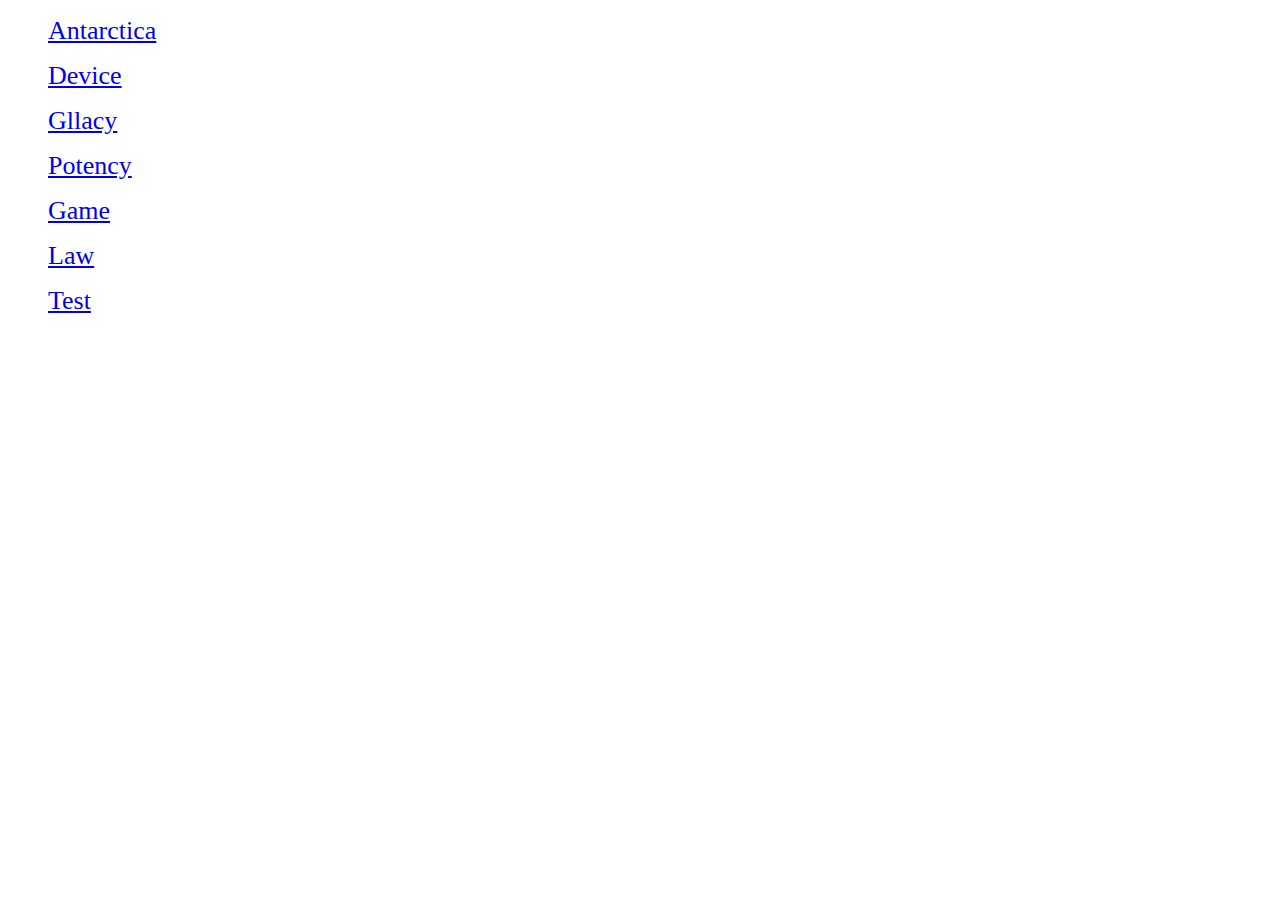
<file: index.html>
<!DOCTYPE html>
<html lang="en">
<head>
  <meta charset="UTF-8">
  <meta name="viewport" content="width=device-width, initial-scale=1.0">
  <title>Projects</title>
  <link rel="stylesheet" href="css/style.css">
</head>
<body>
  <ul>
    <li>
      <a href="projects/antarctica/antarctica.html">Antarctica</a>
    </li>
    <li>
      <a href="projects/device/device.html">Device</a>
    </li>
    <li>
      <a href="projects/gllacy/gllacy.html">Gllacy</a>
    </li>
    <li>
      <a href="projects/potency/potency.html">Potency</a>
    </li>
    <li>
      <a href="projects/game/game.html">Game</a>
    </li>
    <li>
      <a href="projects/law/index.html">Law</a>
    </li>
    <li>
      <a href="projects/test/test.html">Test</a>
    </li>
  </ul>
</body>
</html>
</file>
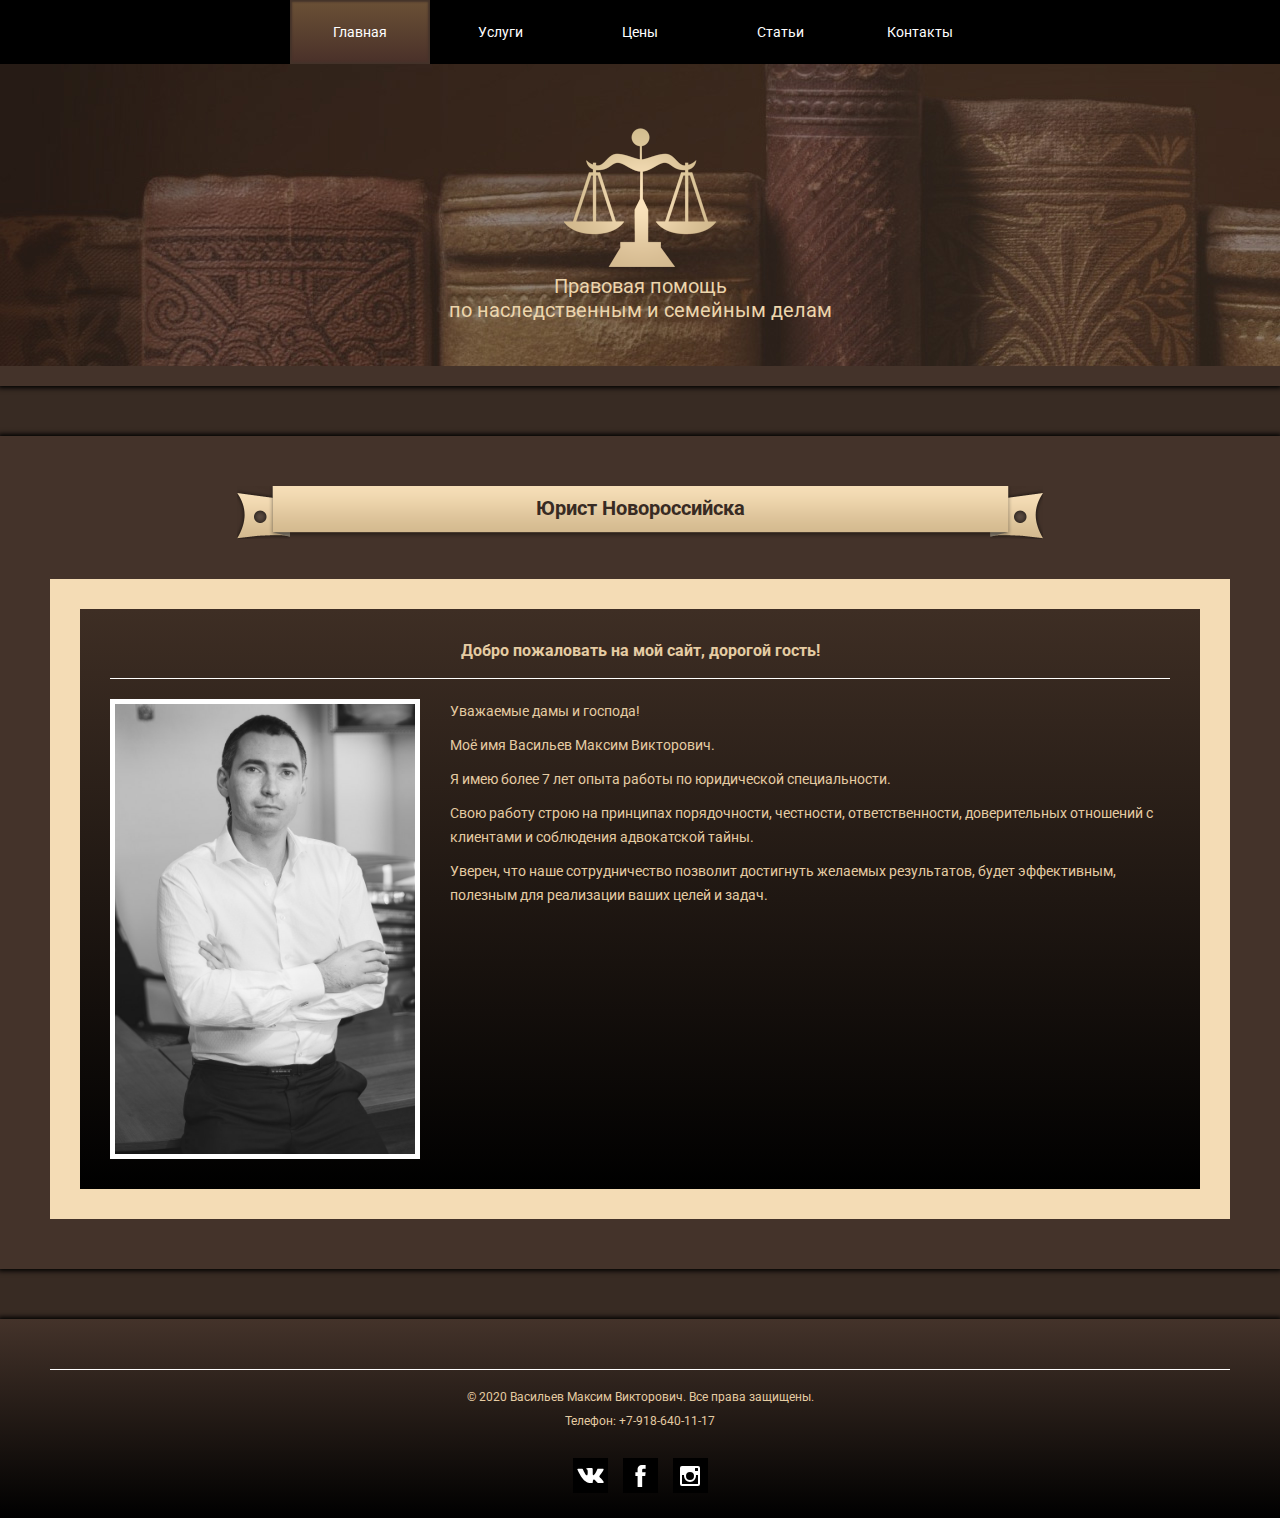
<file: projects/law/index.html>
<!DOCTYPE html>
<html lang="ru">
<head>
  <meta charset="UTF-8">
  <meta name="yandex-verification" content="d0127815eb296fc3" />
  <title>Юридическая помощь в Новороссийске</title>
  <meta name="description"
        content="Юридическая помощь юриста по наследственным и семейным делам в Новороссийске. Опыт более 7 лет. Профессиональный и ответственный подход.">
  <meta name="keywords"
        content="Юрист по наследственным и семейным делам в Новороссийске">
  <link href="https://fonts.googleapis.com/css?family=Roboto:400,700&display=swap&subset=cyrillic" rel="stylesheet">
  <link rel="stylesheet" href="style.min.css">
</head>
<body>
  <header class="main-header">
    <nav class="main-navigation">
      <ul class="navigation-list">
        <li><a class="active">Главная</a></li>
        <li><a href="services.html">Услуги</a></li>
        <li><a href="price.html">Цены</a></li>
        <li><a href="articles.html">Статьи</a></li>
        <li><a href="contacts.html">Контакты</a></li>
      </ul>
    </nav>
  </header>
  
  <div class="logo-wrapper">
    <a href="index.html">
      <img src="img/logo.png" width="152" height="139" alt="Логотип">
      <p>Правовая помощь<br>
         по наследственным и семейным делам</p>
    </a>
  </div>

  <main class="content shadow-wrapper">
    <div class="page-name">
      <h1>Юрист Новороссийска</h1>
    </div>

    <section class="about-me content-wrapper">
      <h2 class="visually-hidden">Обо мне</h2>
      <b>Добро пожаловать на мой сайт, дорогой гость!</b>
      <div class="about-me-wrapper">
        <img src="img/maks.jpg" width="300" alt="Васильев Максим">
          <div class="biography">
            <p>Уважаемые дамы и господа!</p>
  
            <p>Моё имя Васильев Максим Викторович.</p>
            
            <p>Я имею более 7 лет опыта работы по юридической специальности.</p>
            
            <p>Свою работу строю на принципах порядочности, честности, ответственности, доверительных отношений с клиентами и соблюдения адвокатской тайны.</p>
            
            <p>Уверен, что наше сотрудничество позволит достигнуть желаемых результатов, будет эффективным, полезным для реализации ваших целей и задач.</p>
          </div>
      </div>
    </section>
  </main>

  <footer class="footer shadow-wrapper">
    <p>© 2020 Васильев Максим Викторович. Все права защищены.<br>
      Телефон: <a href="tel:+79186401117">+7-918-640-11-17</a></p>
    <ul class="social-list">
      <li>
        <a class="social-item vk" href="https://vk.com/id208493559" aria-label="В контакте" target="_blank"></a>
      </li>
      <li>
        <a class="social-item fb" href="https://www.facebook.com/profile.php?id=100011801960788" aria-label="Фейсбук" target="_blank"></a>
      </li>
      <li>
        <a class="social-item instagram" href="https://www.instagram.com/maksim.vasilev.1983/" aria-label="Инстаграм" target="_blank"></a>
      </li>
    </ul>
  </footer>
</body>
</html>
</file>
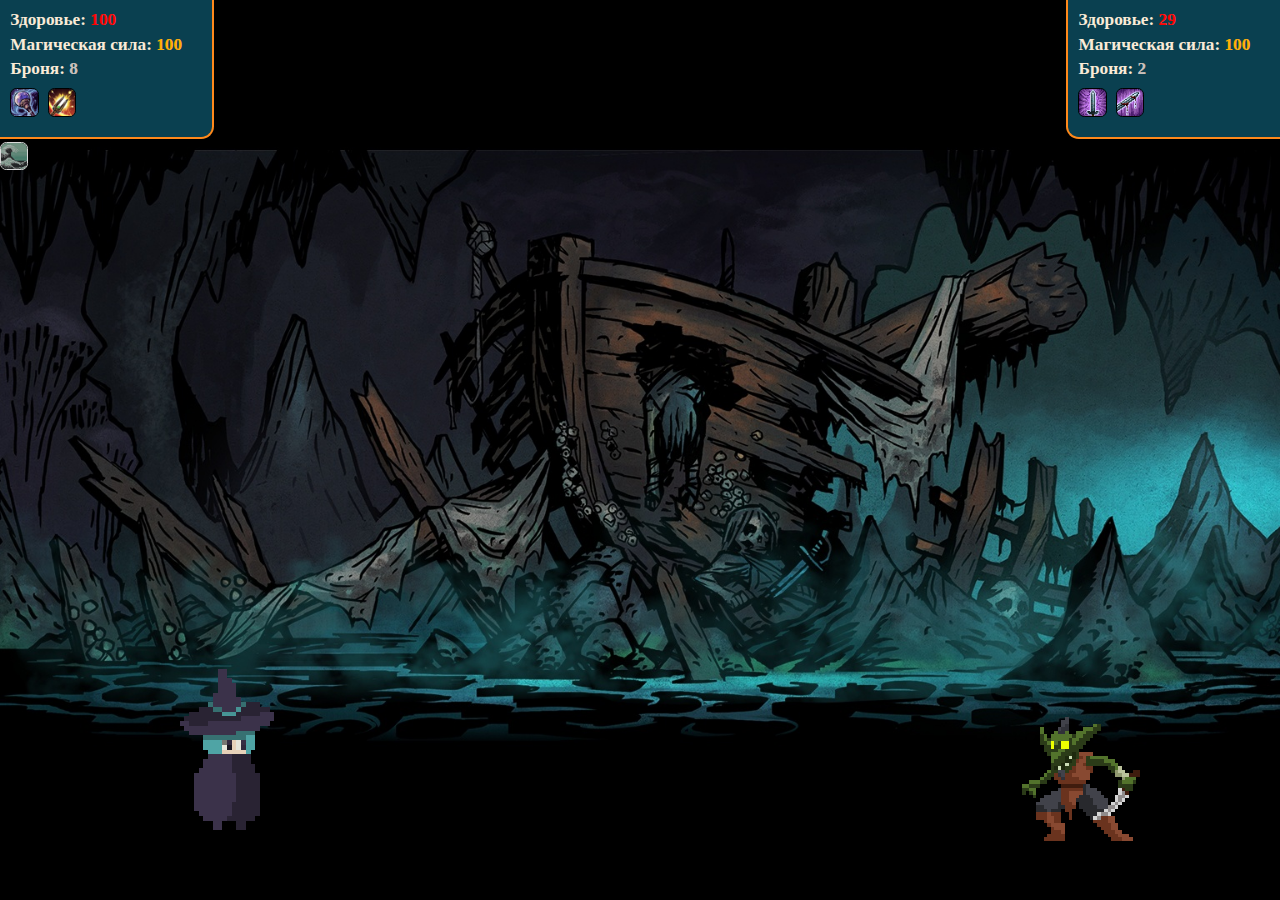
<file: projects/game/game.html>
<!DOCTYPE html>
<html lang="ru">
<head>
  <meta charset="UTF-8">
  <meta name="viewport" content="width=device-width, initial-scale=1.0">
  <link rel="stylesheet" href="style.css">
  <title>Game</title>
</head>
<body class="body">
  <section class="field" id="field">
    <div class="interface">
      <div class="stats stats--border-right" id="hero-stats">
        <ul class="stats__list">
          <li class="stats__item">Здоровье: <span class="stats__value stats__value--red" id="hero-hp"></span></li>
          <li class="stats__item">Магическая сила: <span class="stats__value stats__value--yellow">100</span></li>
          <li class="stats__item">Броня: <span class="stats__value stats__value--silver" id="hero-armor"></span></li>
        </ul>

        <div class="attack-skills">
          <div class="attack-skills__icons" id="skills-icons"></div>

          <div class="attack-skills__descriptions" id="skills-description"></div>
        </div>
        <div class="special-attack-skills"></div>

        <div class="passive-skill-hero" id="passive-skills-hero"></div>
      </div>
      
      <div class="battle-log" id="battle-log"></div>
      
      <div class="stats stats--border-left">
        <ul class="stats__list">
          <li class="stats__item">Здоровье: <span class="stats__value stats__value--red" id="enemy-hp"></span></li>
          <li class="stats__item">Магическая сила: <span class="stats__value stats__value--yellow">100</span></li>
          <li class="stats__item">Броня: <span class="stats__value stats__value--silver" id="enemy-armor"></span></li>
        </ul>

        <div class="attack-skills">
          <div class="attack-skills__icons" id="enemy-skills-icons"></div>

          <div class="attack-skills__descriptions" id="enemy-skills-description"></div>
        </div>

        <div class="passive-skill-enemy" id="passive-skills-enemy"></div>
      </div>
    </div>
    
    <div class="hero-wrapper">
      <div class="hero pixelart" id="hero"></div>
    </div>
    <div class="hero-damage" id="hero-damage"></div>

    <div class="enemy-wrapper">
      <div class="enemy pixelart" id="enemy"></div>
    </div>
    <div class="enemy-damage" id="enemy-damage"></div>

  </section>

  <script type="module" src="js/script.js"></script>
</body>
</html>
</file>
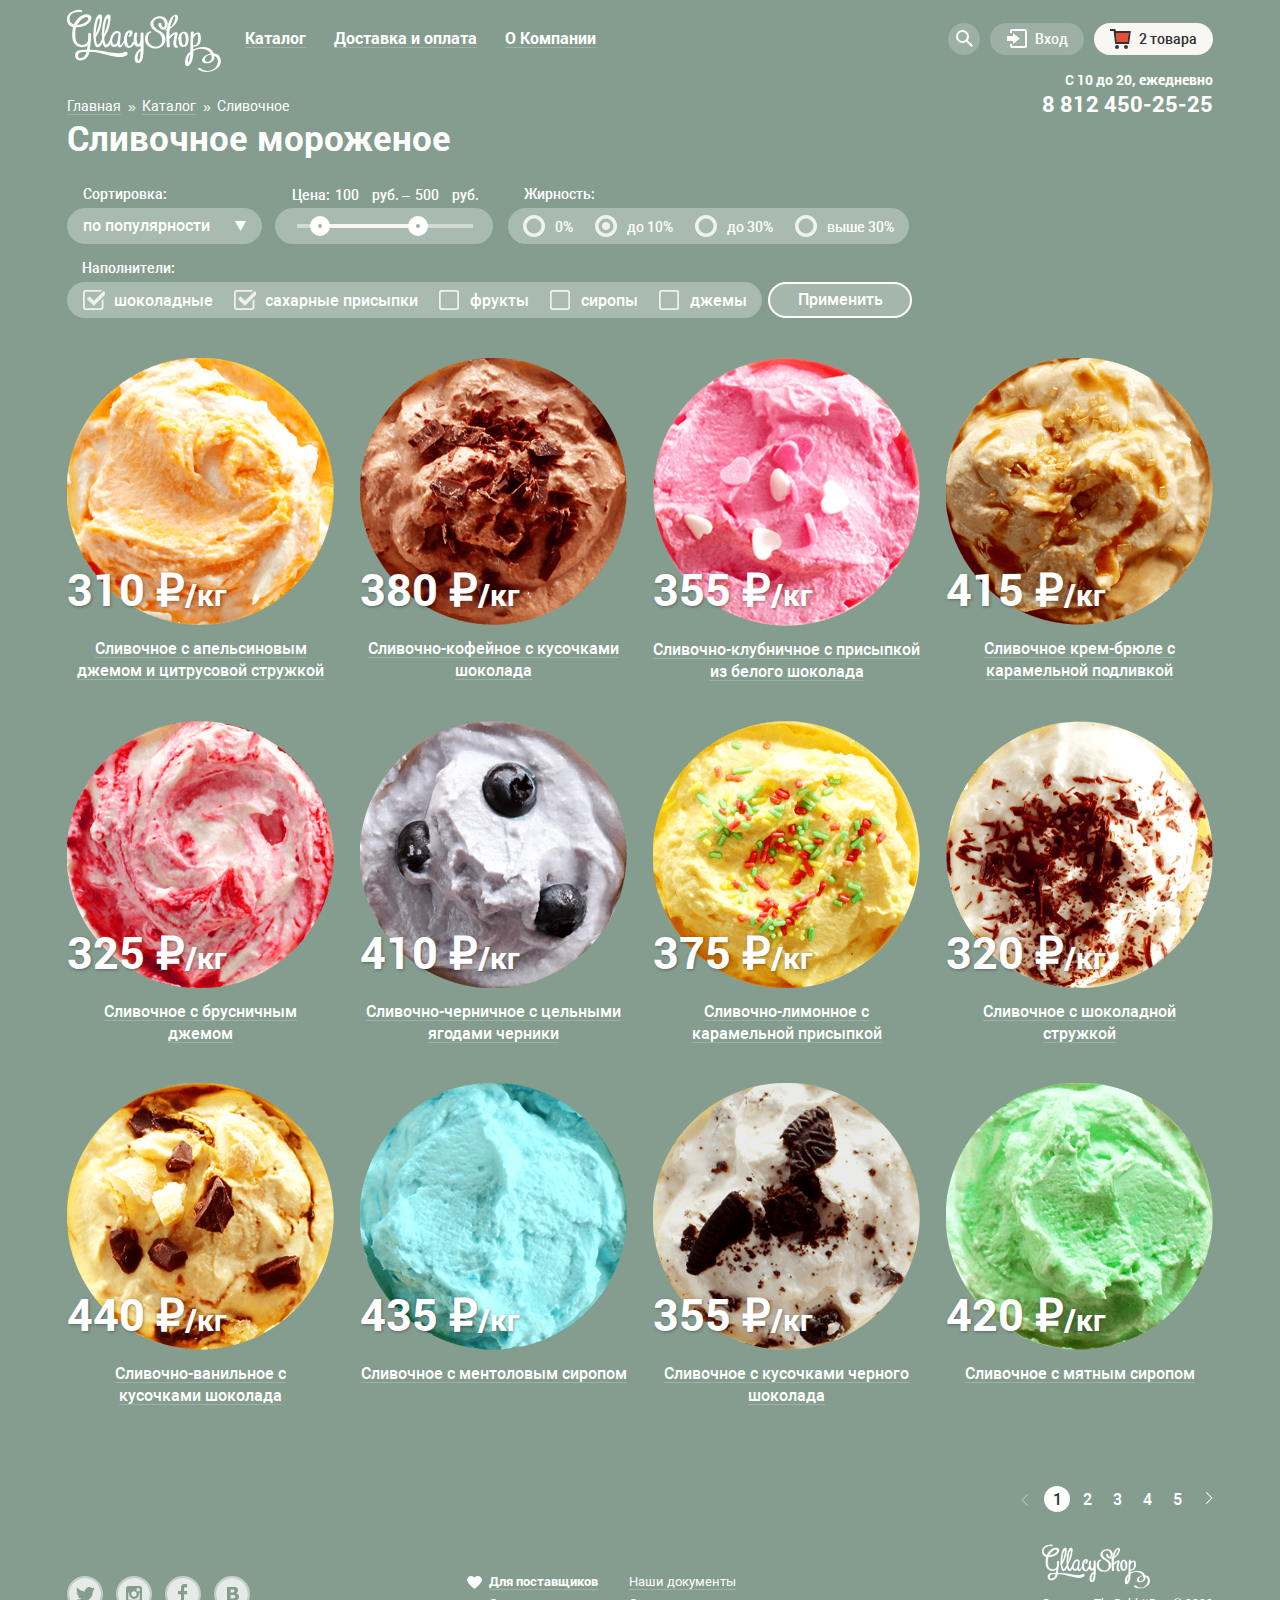
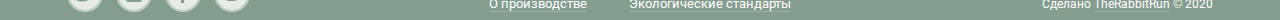
<file: projects/gllacy/catalog.html>
<!DOCTYPE html>
<html lang="ru">
<head>
  <meta charset="UTF-8">
  <meta name="viewport" content="width=device-width, initial-scale=1.0">
  <link rel="stylesheet" href="css/style.css">
  <title>Catalog</title>
</head>
<body>
  <header class="header header__body">
    <div class="header__logo">
      <img class="header__logo-image" src="img/header-logo.svg" width="154" height="64" alt="логотип Gllacy Shop">
    </div>

    <nav class="header__navigation">
      <ul class="header__navigation-list">
        <li class="header__navigation-item header__catalog">
          <a class="header__navigation-link header__catalog-link" href="#">Каталог</a>

          <ul class="header__navigation-sub-list popup">
            <li class="header__navigation-sub-item">
              <a class="header__navigation-sub-link header__navigation-sub-link--new" href="#">Новинки</a>
            </li>
            <li class="header__navigation-sub-item">
              <a class="header__navigation-sub-link" href="#">Сливочное</a>
            </li>
            <li class="header__navigation-sub-item">
              <a class="header__navigation-sub-link" href="#">Щербеты</a>
            </li>
            <li class="header__navigation-sub-item">
              <a class="header__navigation-sub-link" href="#">Фруктовый лед</a>
            </li>
            <li class="header__navigation-sub-item">
              <a class="header__navigation-sub-link" href="#">Мелорин</a>
            </li>
          </ul>

        </li>
        <li class="header__navigation-item">
          <a class="header__navigation-link" href="#">Доставка и оплата</a>
        </li>
        <li class="header__navigation-item">
          <a class="header__navigation-link" href="#">О Компании</a>
        </li>
      </ul>
    </nav>

    <div class="header__right-side">
      <div class="header__buttons-wrapper">
        <button class="header__button header__button-search" aria-label="Поиск">
          <span class="header__button--search-icon">
            <svg xmlns="http://www.w3.org/2000/svg" width="17" height="17"><path fill="#FFF" d="M16.958 15.527L11.75 10.32A6.455 6.455 0 0013 6.5 6.5 6.5 0 106.5 13a6.465 6.465 0 003.839-1.263l5.205 5.204 1.414-1.414zM6.5 11C4.019 11 2 8.981 2 6.5S4.019 2 6.5 2 11 4.019 11 6.5 8.981 11 6.5 11z"></path></svg>
          </span>
        </button>

        <div class="header__search popup">
          <input class="input header__input-search" type="search" placeholder="Крем-брюле">
        </div>

        
        <button class="header__button header__button--log-in">
          <span class="header__button--log-in-icon">
            <svg xmlns="http://www.w3.org/2000/svg" width="21" height="19"><path fill="#FFF" d="M6 14.875L12.917 9.5 6 4.125v2.917H-.042v4.917H6z"></path><path fill="#FFF" d="M18 0H5C3.9 0 3 .9 3 2v2h2V2h13v15H5v-2H3v2c0 1.1.9 2 2 2h13c1.1 0 2-.9 2-2V2c0-1.1-.9-2-2-2z"></path></svg>
          </span>
          Вход
        </button>

        <form class="header__form popup" action="#" method="POST">
          <input class="input header__input-login" type="text" id="login" name="login" placeholder="email@example.com">
          <label class="visually-hidden" for="login">Логин</label>

          <input class="input header__input-password" type="password" id="password" name="password" placeholder="&#8226;&#8226;&#8226;&#8226;&#8226;&#8226;&#8226;&#8226;">
          <label class="visually-hidden" for="password">Пароль</label>

          <div class="header__form-flex-wrapper">
            <input class="button header__submit" type="submit" value="Войти">
  
            <div class="header__links-wrapper">
              <a class="header__form-link" href="#">Забыли пароль?</a><br>
              <a class="header__form-link" href="#">Новая регистрация</a>
            </div>
          </div>
        </form>

        <button class="header__button header__button--cart header__button--full-cart">
          <span class="header__button--cart-icon">
            <svg xmlns="http://www.w3.org/2000/svg" width="21" height="20"><path fill="#FFF" d="M5.657 2.031L5.422 0H0v2h3.64l1.5 13h13.988l1.699-12.969H5.657zM17.372 13H6.922L5.888 4.031h12.66L17.372 13z"></path><circle cx="6.984" cy="18" r="2" fill="#FFF"></circle><circle cx="15.984" cy="18" r="2" fill="#FFF"></circle></svg>
          </span>
          <span class="header__button--full-cart-icon">
            <svg xmlns="http://www.w3.org/2000/svg" width="21" height="20"><path class="cart-red-fill" fill="#E84D37" d="M5.888 4.031L6.922 13h10.45l1.176-8.969z"></path><circle fill="#343434" cx="6.984" cy="18" r="2"></circle><circle fill="#343434" cx="15.984" cy="18" r="2"></circle><path fill="#323232" d="M5.657 2.031L5.422 0H0v2h3.64l1.5 13h13.988l1.699-12.969H5.657zM17.372 13H6.922L5.888 4.031h12.66L17.372 13z"></path></svg>
          </span>
          2 товара
        </button>

        <div class="header__shoping-cart popup">
          <ul class="header__cart-items-list">
            <li class="header__cart-item">
              <button class="header__cart-item-delete"></button>
              <div class="header__cart-item-image header__cart-item-image--orange"></div>
              <div class="header__cart-item-name">Пломбир с апельсиновым джемом</div>
              <div class="header__cart-item-cost-calculation">
                <span class="header__cart-item-weight">1,5</span> кг x <span class="header__cart-item-grey-color">
                  <span class="header__cart-item-price">200</span> руб.
                </span>
              </div>
              <div class="header__cart-item-total">
                <span class="header__cart-item-total-cost">300</span> руб.
              </div>
            </li>
            <li class="header__cart-item">
              <button class="header__cart-item-delete"></button>
              <div class="header__cart-item-image header__cart-item-image--strawberry"></div>
              <div class="header__cart-item-name">Клубничный пломбир с присыпкой 
                из белого шоколада</div>
              <div class="header__cart-item-cost-calculation">
                <span class="header__cart-item-weight">1,5</span> кг x <span class="header__cart-item-grey-color">
                  <span class="header__cart-item-price">300</span> руб.
                </span>
              </div>
              <div class="header__cart-item-total">
                <span class="header__cart-item-total-cost">450</span> руб.
              </div>
            </li>
          </ul>

          <div class="header__cart-total">
            Итого: <span class="header__cart-total-price">750</span> руб.
          </div>

          <a class="header__cart-order-button button button--link" href="">Оформить заказ</a>

        </div>
      </div>
      <div class="header__info">
        <p class="header__work-time">С 10 до 20, ежедневно</p>
        <p class="header__phone-number">8 812 450-25-25</p>
      </div>
    </div>
  </header>

  <main class="main">
    <h1 class="visually-hidden">Каталог товаров</h1>
    <nav class="catalog-navigation catalog-navigation__header">
      <ul class="catalog-navigation__list">
        <li class="catalog-navigation__item">
          <a class="catalog-navigation__link link--white" href="gllacy.html">Главная</a>
        </li>
        <li class="catalog-navigation__item">
          <a class="catalog-navigation__link link--white" href="#">Каталог</a>
        </li>
        <li class="catalog-navigation__item">
          <a class="catalog-navigation__link link--white" href="#">Сливочное</a>
        </li>
      </ul>
    </nav>
    <h2 class="catalog-navigation__title">Сливочное мороженое</h2>

    <form class="filter filter__catalog-navigation" action="#" method="POST">
      <div class="filter__sort">
        <label class="filter__sort-title" for="sort-id">Сортировка:</label>
        <select class="filter__select filter-border" name="sort" id="sort-id">
          <option class="filter__option" value="popular">по популярности</option>
          <option class="filter__option" value="cheap-first">сначала недорогие</option>
          <option class="filter__option" value="expensive-first">сначала дорогие</option>
          <option class="filter__option" value="fats">по жирности</option>
        </select>
      </div>

      <div class="filter__price">
        <p class="filter__price-title">Цена: 
          <input class="filter__price-input" type="text" name="min-price" value="100">
           руб. – 
           <input class="filter__price-input" type="text" name="max-price" value="500">
          руб.</p>
        <div class="filter__price-range filter-border">
          <div class="filter__range-bar"></div>
          <div class="filter__range-button filter__range-button-left"></div>
          <div class="filter__range-button filter__range-button-right"></div>
        </div>
      </div>

      <fieldset class="filter__richness">
        <legend class="filter__richness-title">Жирность:</legend>
        <div class="filter__richness-wrapper filter-border">
          <input class="visually-hidden filter__richness-input" id="0" name="richness" value="0%" type="radio">
          <label class="filter__richness-input-label" for="0">0%</label>

          <input class="visually-hidden filter__richness-input" id="less10" name="richness" value="&#60;10%" type="radio" checked="">
          <label class="filter__richness-input-label" for="less10">до 10%</label>

          <input class="visually-hidden filter__richness-input" id="less30" name="richness" value="&#60;30%" type="radio">
          <label class="filter__richness-input-label" for="less30">до 30%</label>

          <input class="visually-hidden filter__richness-input" id="more30" name="richness" value="&#62;30%" type="radio">
          <label class="filter__richness-input-label" for="more30">выше 30%</label>
        </div>
      </fieldset>

      <fieldset class="filter__fillers">
        <legend class="filter__fillers-title">Наполнители:</legend>
        <div class="filter__fillers-wrapper filter-border">
          <input class="visually-hidden filter__fillers-input" type="checkbox" name="filler" value="chocolate" id="chocolate" checked="">
          <label class="filter__fillers-label" for="chocolate">шоколадные</label>

          <input class="visually-hidden filter__fillers-input" type="checkbox" name="filler" value="sugar" id="sugar" checked="">
          <label class="filter__fillers-label" for="sugar">сахарные присыпки</label>

          <input class="visually-hidden filter__fillers-input" type="checkbox" name="filler" value="fruit" id="fruit">
          <label class="filter__fillers-label" for="fruit">фрукты</label>

          <input class="visually-hidden filter__fillers-input" type="checkbox" name="filler" value="syrup" id="syrup">
          <label class="filter__fillers-label" for="syrup">сиропы</label>

          <input class="visually-hidden filter__fillers-input" type="checkbox" name="filler" value="jam" id="jam">
          <label class="filter__fillers-label" for="jam">джемы</label>
        </div>
      </fieldset>

      <input class="filter__submit-button" type="submit" value="Применить">
    </form>

    <section class="goods goods__filter">
      <h2 class="visually-hidden">Список товаров</h2>
      <div class="good goods__item">
        <img class="good__image" width="267" height="267" src="img/popular-yellow-icecream.png" alt="Изображение мороженого">
        <p class="good__price">310 ₽<span class="good__price-weight">/кг</span></p>
        <p class="good__description">Сливочное с апельсиновым джемом и цитрусовой стружкой</p>
        <a class="good__link button button--link" href="#">Быстрый просмотр</a>
        <div class="good__hover"></div>
      </div>
      
      <div class="good goods__item">
        <img class="good__image" width="267" height="267" src="img/icon-icecream-2.png" alt="Изображение мороженого">
        <p class="good__price">380 ₽<span class="good__price-weight">/кг</span></p>
        <p class="good__description">Сливочно-кофейное с кусочками шоколада</p>
        <a class="good__link button button--link" href="#">Быстрый просмотр</a>
        <div class="good__hover"></div>
      </div>
      
      <div class="good goods__item">
        <img class="good__image" width="267" height="267" src="img/icon-icecream-3.png" alt="Изображение мороженого">
        <p class="good__price">355 ₽<span class="good__price-weight">/кг</span></p>
        <p class="good__description">Сливочно-клубничное с присыпкой из белого шоколада</p>
        <a class="good__link button button--link" href="#">Быстрый просмотр</a>
        <div class="good__hover"></div>
      </div>
      
      <div class="good goods__item">
        <img class="good__image" width="267" height="267" src="img/icon-icecream-4.png" alt="Изображение мороженого">
        <p class="good__price">415 ₽<span class="good__price-weight">/кг</span></p>
        <p class="good__description">Сливочное крем-брюле с карамельной подливкой</p>
        <a class="good__link button button--link" href="#">Быстрый просмотр</a>
        <div class="good__hover"></div>
      </div>
      
      <div class="good goods__item">
        <img class="good__image" width="267" height="267" src="img/icon-icecream-5.png" alt="Изображение мороженого">
        <p class="good__price">325 ₽<span class="good__price-weight">/кг</span></p>
        <p class="good__description">Сливочное с брусничным<br> джемом</p>
        <a class="good__link button button--link" href="#">Быстрый просмотр</a>
        <div class="good__hover"></div>
      </div>
      
      <div class="good goods__item">
        <img class="good__image" width="267" height="267" src="img/icon-icecream-6.png" alt="Изображение мороженого">
        <p class="good__price">410 ₽<span class="good__price-weight">/кг</span></p>
        <p class="good__description">Сливочно-черничное с цельными ягодами черники</p>
        <a class="good__link button button--link" href="#">Быстрый просмотр</a>
        <div class="good__hover"></div>
      </div>
      
      <div class="good goods__item">
        <img class="good__image" width="267" height="267" src="img/icon-icecream-7.png" alt="Изображение мороженого">
        <p class="good__price">375 ₽<span class="good__price-weight">/кг</span></p>
        <p class="good__description">Сливочно-лимонное с карамельной присыпкой</p>
        <a class="good__link button button--link" href="#">Быстрый просмотр</a>
        <div class="good__hover"></div>
      </div>
      
      <div class="good goods__item">
        <img class="good__image" width="267" height="267" src="img/icon-icecream-8.png" alt="Изображение мороженого">
        <p class="good__price">320 ₽<span class="good__price-weight">/кг</span></p>
        <p class="good__description">Сливочное с шоколадной стружкой</p>
        <a class="good__link button button--link" href="#">Быстрый просмотр</a>
        <div class="good__hover"></div>
      </div>
      
      <div class="good goods__item">
        <img class="good__image" width="267" height="267" src="img/icon-icecream-9.png" alt="Изображение мороженого">
        <p class="good__price">440 ₽<span class="good__price-weight">/кг</span></p>
        <p class="good__description">Сливочно-ванильное с<br> кусочками шоколада</p>
        <a class="good__link button button--link" href="#">Быстрый просмотр</a>
        <div class="good__hover"></div>
      </div>
      
      <div class="good goods__item">
        <img class="good__image" width="267" height="267" src="img/icon-icecream-10.png" alt="Изображение мороженого">
        <p class="good__price">435 ₽<span class="good__price-weight">/кг</span></p>
        <p class="good__description">Сливочноe с ментоловым сиропом</p>
        <a class="good__link button button--link" href="#">Быстрый просмотр</a>
        <div class="good__hover"></div>
      </div>
      
      <div class="good goods__item">
        <img class="good__image" width="267" height="267" src="img/icon-icecream-11.png" alt="Изображение мороженого">
        <p class="good__price">355 ₽<span class="good__price-weight">/кг</span></p>
        <p class="good__description">Сливочное с кусочками черного шоколада</p>
        <a class="good__link button button--link" href="#">Быстрый просмотр</a>
        <div class="good__hover"></div>
      </div>
      
      <div class="good goods__item">
        <img class="good__image" width="267" height="267" src="img/icon-icecream-12.png" alt="Изображение мороженого">
        <p class="good__price">420 ₽<span class="good__price-weight">/кг</span></p>
        <p class="good__description">Сливочное с мятным сиропом</p>
        <a class="good__link button button--link" href="#">Быстрый просмотр</a>
        <div class="good__hover"></div>
      </div>

      <div class="goods__pages">
        <button class="goods__button goods__button--previous">
          <svg xmlns="http://www.w3.org/2000/svg" width="8" height="12"><path fill="#C1C6CE" d="M7.237 5.642L1.729.133a.506.506 0 10-.716.716L6.163 6l-5.151 5.15a.507.507 0 00.716.717l5.509-5.509a.504.504 0 000-.716z"></path></svg>
        </button>
        <ul class="goods__pages-list">
          <li class="goods__page goods__page--current">
            <a class="goods__page-link" href="#">1</a>
          </li>
          <li class="goods__page">
            <a class="goods__page-link" href="#">2</a>
          </li>
          <li class="goods__page">
            <a class="goods__page-link" href="#">3</a>
          </li>
          <li class="goods__page">
            <a class="goods__page-link" href="#">4</a>
          </li>
          <li class="goods__page">
            <a class="goods__page-link" href="#">5</a>
          </li>
        </ul>
        <button class="goods__button goods__button--next goods__button--active">
          <svg xmlns="http://www.w3.org/2000/svg" width="8" height="12"><path fill="#C1C6CE" d="M7.237 5.642L1.729.133a.506.506 0 10-.716.716L6.163 6l-5.151 5.15a.507.507 0 00.716.717l5.509-5.509a.504.504 0 000-.716z"></path></svg>
        </button>
      </div>
    </section>

    <footer class="footer">
      <ul class="footer__social-media-list">
        <li class="footer__social-media-item">
          <svg xmlns="http://www.w3.org/2000/svg" width="32" height="32"><path fill="#FFF" d="M16 0C7.164 0 0 7.164 0 16c0 8.837 7.164 16 16 16 8.837 0 16-7.163 16-16 0-8.836-7.163-16-16-16zm7.944 12.809c-.251 6.516-3.463 10.832-10.992 10.702h-.486c-.447 0-4.543-.443-5.344-1.823 2.479.19 4.247-.406 5.12-1.136-1.048-.289-2.923-.461-3.251-2.848.384.104.618.221 1.299.113-1.307-.824-2.758-1.519-2.679-3.643.311.317 1.164.518 1.46.457-.768-.233-2.149-3.244-.974-4.781 1.984 1.79 4.075 3.482 7.804 3.643.227-2.214 1.24-3.699 3.168-4.325 1.84-.479 3.255.26 3.901 1.138.737-.224 1.453-.466 2.193-.685-.004.833-.569 1.463-.935 1.709.747.165 1.423-.475 1.423-.475-.184.963-1.094 1.725-1.707 1.954z" id="Layer_2"></path></svg>
        </li>
        <li class="footer__social-media-item">
          <svg xmlns="http://www.w3.org/2000/svg" width="32" height="32"><g fill="#FFF"><path d="M20.916 16a4.938 4.938 0 01-9.877 0c0-.394.051-.773.138-1.14h-.897v6.838h11.396V14.86h-.897c.086.367.137.746.137 1.14z"></path><path d="M15.978 18.659c1.466 0 2.659-1.193 2.659-2.659s-1.193-2.659-2.659-2.659c-1.466 0-2.659 1.193-2.659 2.659s1.192 2.659 2.659 2.659zm2.659-8.357h3.039v3.039h-3.039z"></path><path d="M16 0C7.164 0 0 7.164 0 16c0 8.837 7.164 16 16 16 8.837 0 16-7.163 16-16 0-8.836-7.163-16-16-16zm7.955 21.698a2.285 2.285 0 01-2.279 2.279H10.279A2.285 2.285 0 018 21.698V10.302a2.286 2.286 0 012.279-2.279h11.396a2.286 2.286 0 012.279 2.279v11.396z"></path></g></svg>
        </li>
        <li class="footer__social-media-item">
          <svg xmlns="http://www.w3.org/2000/svg" width="32" height="32"><path fill="#FFF" d="M16 0C7.164 0 0 7.163 0 16s7.164 16 16 16c8.837 0 16-7.164 16-16S24.837 0 16 0zm4.062 9.455h-3.021v3.444h3.021v3.445h-3.021v8.61H14.02v-8.61H11v-3.445h3.021V9.455c0-1.902 1.353-3.445 3.021-3.445h3.021v3.445z"></path></svg>
        </li>
        <li class="footer__social-media-item">
          <svg xmlns="http://www.w3.org/2000/svg" width="32" height="32"><g fill="#FFF"><path d="M16.637 14.495c.402-.019.719-.082.951-.188.326-.145.54-.33.641-.559.101-.229.15-.496.15-.797 0-.232-.058-.465-.174-.697-.116-.232-.322-.405-.617-.517-.264-.1-.592-.155-.984-.165a76.242 76.242 0 00-1.652-.014h-.339v2.965h.565c.571 0 1.057-.009 1.459-.028zm1.481 2.589c-.282-.081-.672-.125-1.166-.132a127.97 127.97 0 00-1.55-.009h-.79v3.493h.264c1.014 0 1.74-.003 2.18-.009a3.2 3.2 0 001.212-.245c.377-.157.633-.364.774-.625s.214-.562.214-.9c0-.446-.088-.788-.261-1.03-.17-.241-.464-.423-.877-.543z"></path><path d="M16 0C7.164 0 0 7.164 0 16c0 8.837 7.164 16 16 16 8.837 0 16-7.163 16-16 0-8.836-7.163-16-16-16zm6.602 20.531a3.73 3.73 0 01-1.124 1.327c-.552.415-1.161.71-1.823.886s-1.501.264-2.519.264h-6.121V8.987h5.443c1.13 0 1.957.038 2.48.113a5.126 5.126 0 011.561.5c.533.27.929.632 1.189 1.087.26.455.392.975.392 1.558 0 .678-.179 1.278-.536 1.795-.358.518-.863.92-1.517 1.208v.075c.917.182 1.642.559 2.179 1.13.537.571.807 1.325.807 2.261 0 .678-.138 1.283-.411 1.817z"></path></g></svg>
        </li>
      </ul>
      <ul class="footer__menu-list">
        <li class="footer__menu-item">
          <a class="footer__menu-link link--white footer__menu-link--for-suppliers" href="#">Для поставщиков</a>
        </li>
        <li class="footer__menu-item">
          <a class="footer__menu-link link--white" href="#">О производстве</a>
        </li>
        <li class="footer__menu-item">
          <a class="footer__menu-link link--white" href="#">Наши документы</a>
        </li>
        <li class="footer__menu-item">
          <a class="footer__menu-link link--white" href="#">Экологические стандарты</a>
        </li>
      </ul>
      <div class="footer__copyright">
        <div class="footer__logo">
          <img src="img/footer-logo.svg.png" width="108" height="39" alt="логотип Gllacy">
        </div>
        <p class="footer__copyright-text">Сделано <a class="footer__copyright-link link--white" href="#">TheRabbitRun</a> © 2020</p>
      </div>
    </footer>

  </main>

  <script src="js/catalog.js"></script>
</body>
</html>
</file>
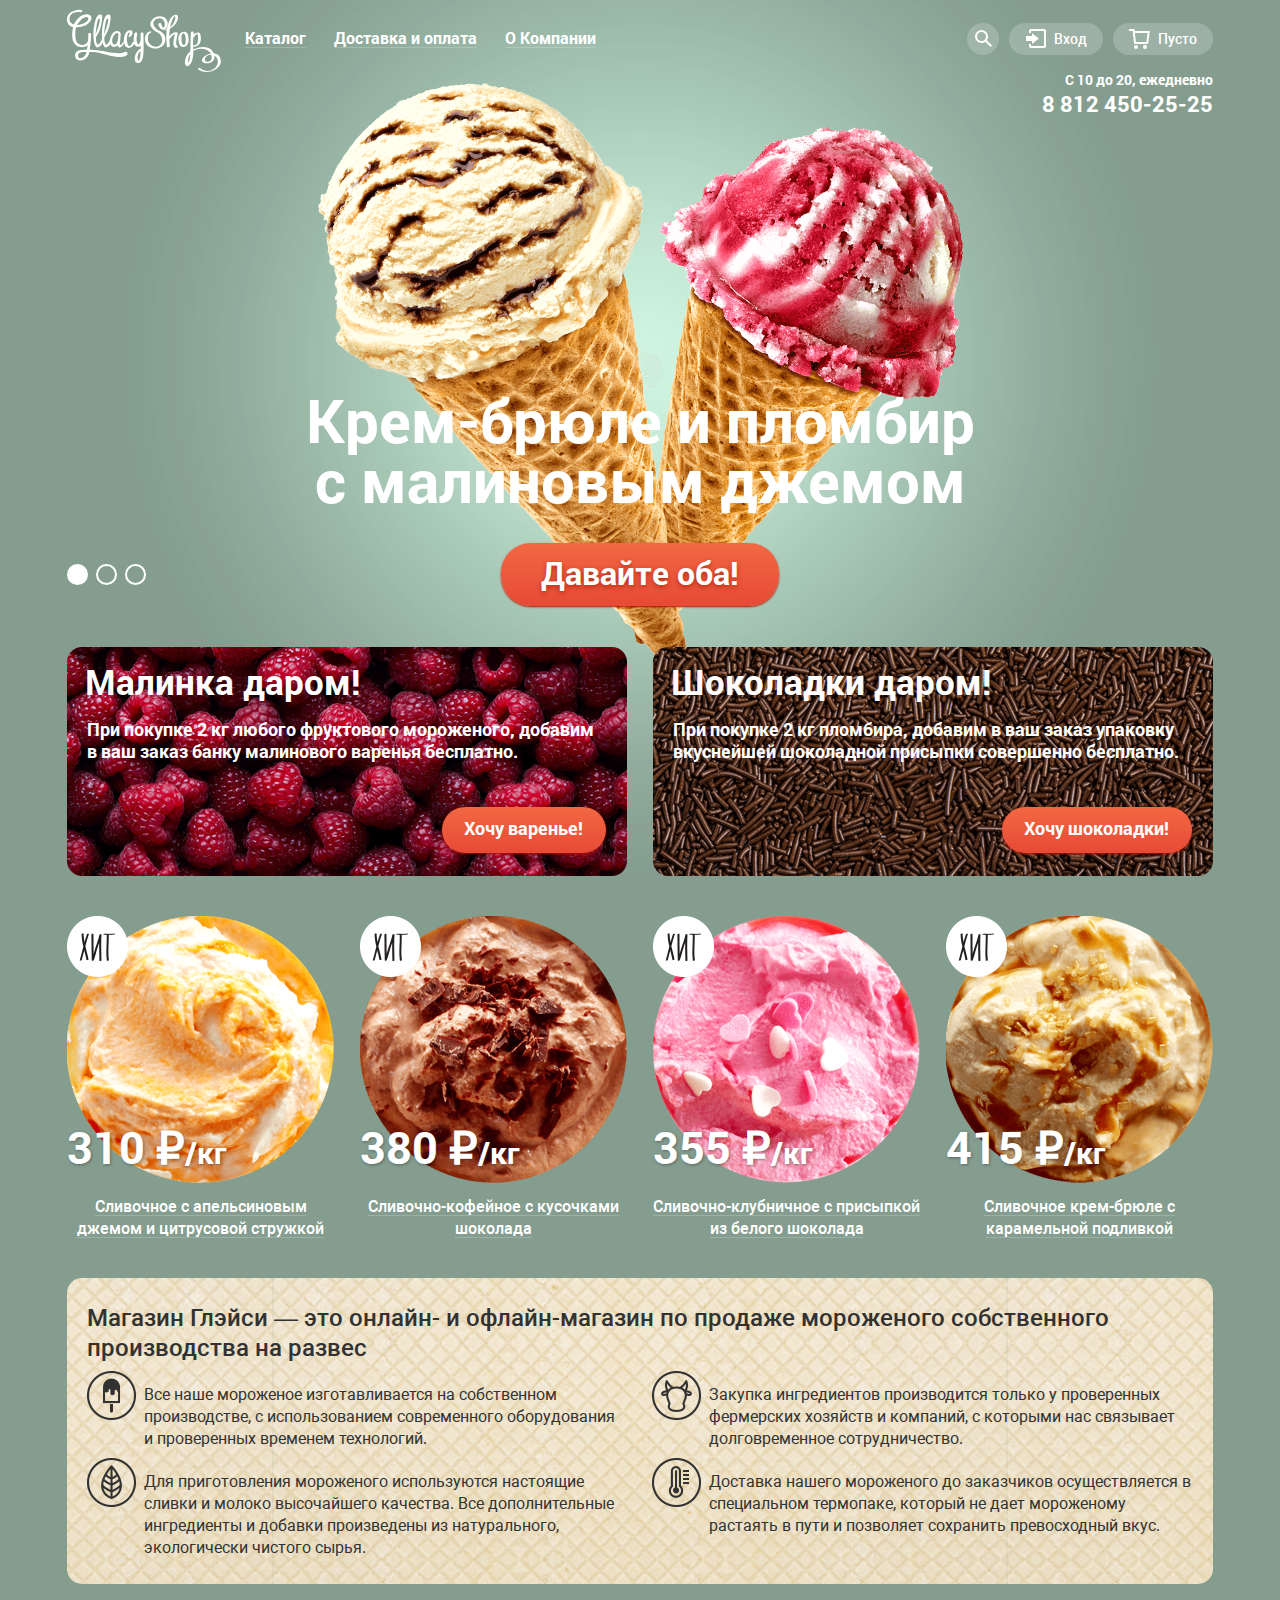
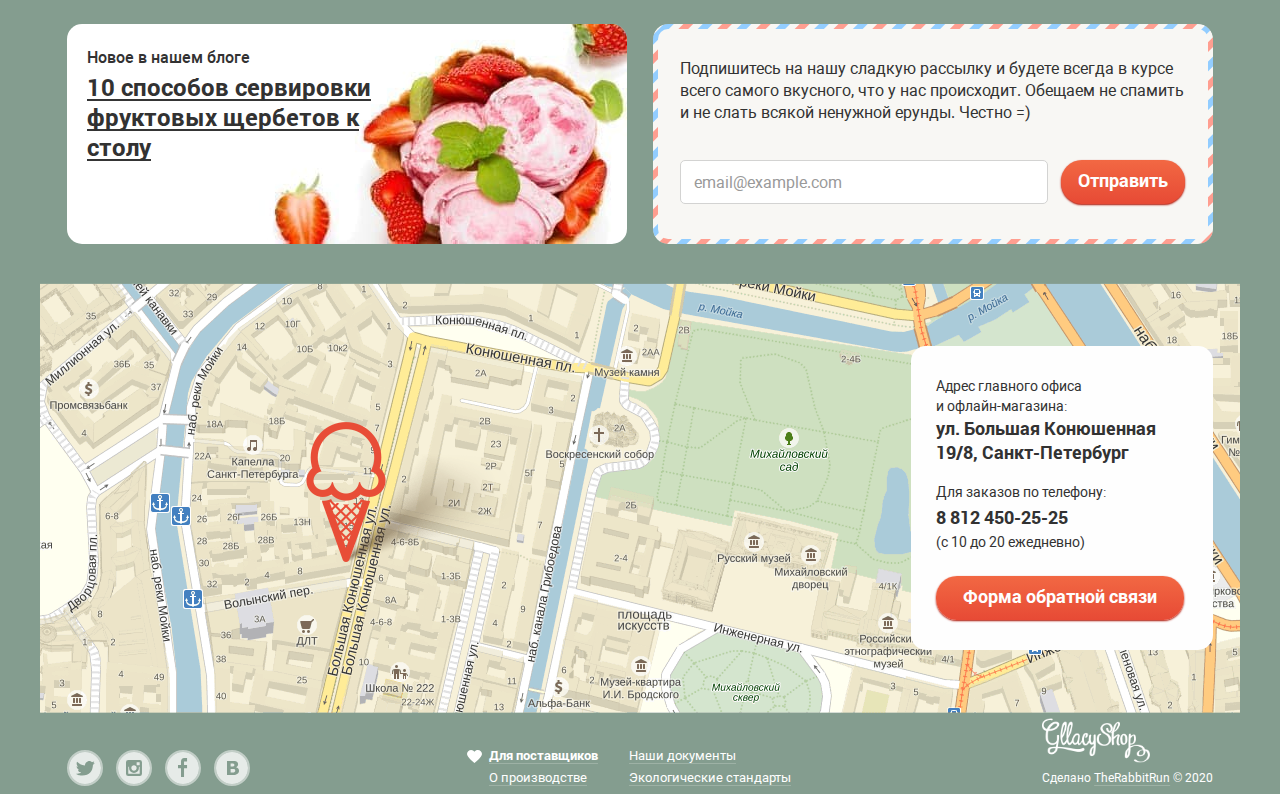
<file: projects/gllacy/gllacy.html>
<!DOCTYPE html>
<html lang="ru">
<head>
  <meta charset="UTF-8">
  <meta name="viewport" content="width=device-width, initial-scale=1.0">
  <link rel="stylesheet" href="css/style.css">
  <title>Gllacy</title>
</head>

<body class="body">
  <h1 class="visually-hidden">Главная страница магазина "Gllacy Shop"</h1>

  <header class="header header__body">
    <div class="header__logo">
      <img class="header__logo-image" src="img/header-logo.svg" width="154" height="64" alt="логотип Gllacy Shop">
    </div>

    <nav class="header__navigation">
      <ul class="header__navigation-list">
        <li class="header__navigation-item header__catalog">
          <a class="header__navigation-link header__catalog-link" href="catalog.html">Каталог</a>

          <ul class="header__navigation-sub-list popup">
            <li class="header__navigation-sub-item">
              <a class="header__navigation-sub-link header__navigation-sub-link--new" href="#">Новинки</a>
            </li>
            <li class="header__navigation-sub-item">
              <a class="header__navigation-sub-link" href="#">Сливочное</a>
            </li>
            <li class="header__navigation-sub-item">
              <a class="header__navigation-sub-link" href="#">Щербеты</a>
            </li>
            <li class="header__navigation-sub-item">
              <a class="header__navigation-sub-link" href="#">Фруктовый лед</a>
            </li>
            <li class="header__navigation-sub-item">
              <a class="header__navigation-sub-link" href="#">Мелорин</a>
            </li>
          </ul>

        </li>
        <li class="header__navigation-item">
          <a class="header__navigation-link" href="#">Доставка и оплата</a>
        </li>
        <li class="header__navigation-item">
          <a class="header__navigation-link" href="#">О Компании</a>
        </li>
      </ul>
    </nav>

    <div class="header__right-side">
      <div class="header__buttons-wrapper">
        <button class="header__button header__button-search" aria-label="Поиск">
          <span class="header__button--search-icon">
            <svg xmlns="http://www.w3.org/2000/svg" width="17" height="17"><path fill="#FFF" d="M16.958 15.527L11.75 10.32A6.455 6.455 0 0013 6.5 6.5 6.5 0 106.5 13a6.465 6.465 0 003.839-1.263l5.205 5.204 1.414-1.414zM6.5 11C4.019 11 2 8.981 2 6.5S4.019 2 6.5 2 11 4.019 11 6.5 8.981 11 6.5 11z"></path></svg>
          </span>
        </button>

        <div class="header__search popup">
          <input class="input header__input-search" type="search" placeholder="Крем-брюле">
        </div>

        
        <button class="header__button header__button--log-in">
          <span class="header__button--log-in-icon">
            <svg xmlns="http://www.w3.org/2000/svg" width="21" height="19"><path fill="#FFF" d="M6 14.875L12.917 9.5 6 4.125v2.917H-.042v4.917H6z"></path><path fill="#FFF" d="M18 0H5C3.9 0 3 .9 3 2v2h2V2h13v15H5v-2H3v2c0 1.1.9 2 2 2h13c1.1 0 2-.9 2-2V2c0-1.1-.9-2-2-2z"></path></svg>
          </span>
          Вход
        </button>

        <form class="header__form popup" action="#" method="POST">
          <input class="input header__input-login" type="text" id="login" name="login" placeholder="email@example.com">
          <label class="visually-hidden" for="login">Логин</label>

          <input class="input header__input-password" type="password" id="password" name="password" placeholder="&#8226;&#8226;&#8226;&#8226;&#8226;&#8226;&#8226;&#8226;">
          <label class="visually-hidden" for="password">Пароль</label>

          <div class="header__form-flex-wrapper">
            <input class="button header__submit" type="submit" value="Войти">
  
            <div class="header__links-wrapper">
              <a class="header__form-link" href="#">Забыли пароль?</a><br>
              <a class="header__form-link" href="#">Новая регистрация</a>
            </div>
          </div>
        </form>

        <button class="header__button header__button--cart">
          <span class="header__button--cart-icon">
            <svg xmlns="http://www.w3.org/2000/svg" width="21" height="20"><path fill="#FFF" d="M5.657 2.031L5.422 0H0v2h3.64l1.5 13h13.988l1.699-12.969H5.657zM17.372 13H6.922L5.888 4.031h12.66L17.372 13z"></path><circle cx="6.984" cy="18" r="2" fill="#FFF"></circle><circle cx="15.984" cy="18" r="2" fill="#FFF"></circle></svg>
          </span>
          <span class="header__button--full-cart-icon">
            <svg xmlns="http://www.w3.org/2000/svg" width="21" height="20"><path class="cart-red-fill" fill="#E84D37" d="M5.888 4.031L6.922 13h10.45l1.176-8.969z"></path><circle fill="#343434" cx="6.984" cy="18" r="2"></circle><circle fill="#343434" cx="15.984" cy="18" r="2"></circle><path fill="#323232" d="M5.657 2.031L5.422 0H0v2h3.64l1.5 13h13.988l1.699-12.969H5.657zM17.372 13H6.922L5.888 4.031h12.66L17.372 13z"></path></svg>
          </span>
          Пусто
        </button>

        <div class="header__shoping-cart popup">
          <ul class="header__cart-items-list">
            <li class="header__cart-item">
              <button class="header__cart-item-delete"></button>
              <div class="header__cart-item-image header__cart-item-image--orange"></div>
              <div class="header__cart-item-name">Пломбир с апельсиновым джемом</div>
              <div class="header__cart-item-cost-calculation">
                <span class="header__cart-item-weight">1,5</span> кг x <span class="header__cart-item-grey-color">
                  <span class="header__cart-item-price">200</span> руб.
                </span>
              </div>
              <div class="header__cart-item-total">
                <span class="header__cart-item-total-cost">300</span> руб.
              </div>
            </li>
            <li class="header__cart-item">
              <button class="header__cart-item-delete"></button>
              <div class="header__cart-item-image header__cart-item-image--strawberry"></div>
              <div class="header__cart-item-name">Клубничный пломбир с присыпкой 
                из белого шоколада</div>
              <div class="header__cart-item-cost-calculation">
                <span class="header__cart-item-weight">1,5</span> кг x <span class="header__cart-item-grey-color">
                  <span class="header__cart-item-price">300</span> руб.
                </span>
              </div>
              <div class="header__cart-item-total">
                <span class="header__cart-item-total-cost">450</span> руб.
              </div>
            </li>
          </ul>

          <div class="header__cart-total">
            Итого: <span class="header__cart-total-price">750</span> руб.
          </div>

          <a class="header__cart-order-button button button--link" href="">Оформить заказ</a>

        </div>
      </div>
      <div class="header__info">
        <p class="header__work-time">С 10 до 20, ежедневно</p>
        <p class="header__phone-number">8 812 450-25-25</p>
      </div>
    </div>
  </header>

  <main class="main">
    <section class="slider slider__header">
      <h2 class="visually-hidden">Выгодные предложения</h2>
      <div class="slider__item slider__item--1">
        <div class="slider__toggles">
          <button class="slider__toggle js-slider-button-1 slider__toggle--active"></button>
          <button class="slider__toggle js-slider-button-2"></button>
          <button class="slider__toggle js-slider-button-3"></button>
        </div>
        <p class="slider__paragraph">Крем-брюле и пломбир</p>
        <p class="slider__paragraph">с малиновым джемом</p>
        <a class="slider__button button button--link" href="#">Давайте оба!</a>
      </div>

      <div class="slider__item slider__item--2">
        <div class="slider__toggles">
          <button class="slider__toggle js-slider-button-1"></button>
          <button class="slider__toggle js-slider-button-2 slider__toggle--active"></button>
          <button class="slider__toggle js-slider-button-3"></button>
        </div>
        <p class="slider__paragraph">Шоколадный пломбир</p>
        <p class="slider__paragraph">и лимонный сорбет</p>
        <a class="slider__button button button--link" href="#">Давайте оба!</a>
      </div>

      <div class="slider__item slider__item--3">
        <div class="slider__toggles">
          <button class="slider__toggle js-slider-button-1"></button>
          <button class="slider__toggle js-slider-button-2"></button>
          <button class="slider__toggle js-slider-button-3 slider__toggle--active"></button>
        </div>
        <p class="slider__paragraph">Пломбир с помадкой</p>
        <p class="slider__paragraph">и клубничный щербет</p>
        <a class="slider__button button button--link" href="#">Давайте оба!</a>
      </div>
    </section>

    <section class="promotions promotions__slider">
      <h2 class="visually-hidden">Скидки и акции</h2>

      <article class="promo promo--raspberry">
        <h3 class="promo__name">Малинка даром!</h3>
        <p class="promo__text">При покупке 2 кг любого фруктового мороженого, добавим в ваш заказ банку малинового варенья бесплатно.</p>
        <div class="promo__button-wrapper-flex">
          <a class="promo__button button button--link" href="#">Хочу варенье!</a>
        </div>
      </article>

      <article class="promo promo--chocolate">
        <h3 class="promo__name">Шоколадки даром!</h3>
        <p class="promo__text">При покупке 2 кг пломбира, добавим в ваш заказ упаковку вкуснейшей шоколадной присыпки совершенно бесплатно.</p>
        <div class="promo__button-wrapper-flex">
          <a class="promo__button button button--link" href="#">Хочу шоколадки!</a>
        </div>
      </article>
    </section>

    <section class="best-offer best-offer__promotions">
      <h2 class="visually-hidden">Хиты продаж</h2>
      <div class="good good--hit">
        <img class="good__image" width="267" height="267" src="img/popular-yellow-icecream.png" alt="Изображение мороженого">
        <p class="good__price">310 ₽<span class="good__price-weight">/кг</span></p>
        <p class="good__description">Сливочное с апельсиновым джемом и цитрусовой стружкой</p>
        <a class="good__link button button--link" href="#">Быстрый просмотр</a>
        <div class="good__hover"></div>
      </div>

      <div class="good good--hit">
        <img class="good__image" width="267" height="267" src="img/popular-chocolate-icecream.png" alt="Изображение мороженого">
        <p class="good__price">380 ₽<span class="good__price-weight">/кг</span></p>
        <p class="good__description">Сливочно-кофейное с кусочками шоколада</p>
        <a class="good__link button button--link" href="#">Быстрый просмотр</a>
        <div class="good__hover"></div>
      </div>

      <div class="good good--hit">
        <img class="good__image" width="267" height="267" src="img/popular-pink-icecream.png" alt="Изображение мороженого">
        <p class="good__price">355 ₽<span class="good__price-weight">/кг</span></p>
        <p class="good__description">Сливочно-клубничное с присыпкой из белого шоколада</p>
        <a class="good__link button button--link" href="#">Быстрый просмотр</a>
        <div class="good__hover"></div>
      </div>

      <div class="good good--hit">
        <img class="good__image" width="267" height="267" src="img/popular-brown-icecream.png" alt="Изображение мороженого">
        <p class="good__price">415 ₽<span class="good__price-weight">/кг</span></p>
        <p class="good__description">Сливочное крем-брюле с карамельной подливкой</p>
        <a class="good__link button button--link" href="#">Быстрый просмотр</a>
        <div class="good__hover"></div>
      </div>
    </section>

    <section class="features features__best-offer">
      <h2 class="features__header">Магазин Глэйси — это онлайн- и офлайн-магазин по продаже мороженого собственного производства на развес</h2>
      <ul class="features__list">
        <li class="features__item">
          <p class="features__item-text features__item-text--icecream-icon">Все наше мороженое изготавливается на собственном производстве, с использованием современного оборудования и проверенных временем технологий.</p>
        </li>
        <li class="features__item">
          <p class="features__item-text features__item-text--cow-icon">Закупка ингредиентов  производится только у проверенных фермерских хозяйств и компаний, с которыми нас связывает долговременное сотрудничество.</p>
        </li>
        <li class="features__item">
          <p class="features__item-text features__item-text--leaf-icon">Для приготовления мороженого используются настоящие сливки и молоко высочайшего качества. Все дополнительные ингредиенты и добавки произведены из натурального, экологически чистого сырья. </p>
        </li>
        <li class="features__item">
          <p class="features__item-text features__item-text--thermometer-icon">Доставка нашего мороженого до заказчиков осуществляется в специальном термопаке, который не дает мороженому растаять в пути и позволяет сохранить превосходный вкус.</p>
        </li>
      </ul>
    </section>

    <section class="conversations conversations__features">
      <h2 class="visually-hidden">Блог и подписка на рассылку</h2>
      <div class="blog">
        <h3 class="blog__header">Новое в нашем блоге</h3>
        <a class="blog__link link--black" href="#">10 способов сервировки фруктовых щербетов к столу</a>
      </div>

      <div class="mailing">
        <div class="mailing__content">
          <h3 class="visually-hidden">Подписка на рассылку</h3>
          <p class="mailing__text">Подпишитесь на нашу сладкую рассылку и будете всегда в курсе всего самого вкусного, что у нас происходит. Обещаем не спамить и не слать всякой ненужной ерунды. Честно =)</p>
          <form class="mailing__form" action="#" method="POST">
            <label class="visually-hidden" for="email">Введите ваш email</label>
            <input class="mailing__input input" type="email" id="email" placeholder="email@example.com">
            <input class="mailing__button button" type="submit" value="Отправить">
          </form>
        </div>
      </div>
    </section>

    <section class="map map__conversations">
      <h2 class="visually-hidden">Наши контакты</h2>
      <div class="map__image">
        <img src="img/map.png" alt="ул. Большая Конюшенная 19/8, Санкт-Петербург">
      </div>
      <div class="map__contacts">
        <p class="map__address-label">Адрес главного офиса<br>
          и офлайн-магазина:</p>
        <p class="map__address-text">ул. Большая Конюшенная 19/8, Санкт-Петербург</p>
        <p class="map__phone-label">Для заказов по телефону:</p>
        <p class="map__phone-number">8 812 450-25-25</p>
        <p class="map__office-hours">(с 10 до 20 ежедневно)</p>
        <a class="map__button button" href="#">Форма обратной связи</a>
      </div>
    </section>
  </main>

  <footer class="footer footer__map">
    <ul class="footer__social-media-list">
      <li class="footer__social-media-item">
        <svg xmlns="http://www.w3.org/2000/svg" width="32" height="32"><path fill="#FFF" d="M16 0C7.164 0 0 7.164 0 16c0 8.837 7.164 16 16 16 8.837 0 16-7.163 16-16 0-8.836-7.163-16-16-16zm7.944 12.809c-.251 6.516-3.463 10.832-10.992 10.702h-.486c-.447 0-4.543-.443-5.344-1.823 2.479.19 4.247-.406 5.12-1.136-1.048-.289-2.923-.461-3.251-2.848.384.104.618.221 1.299.113-1.307-.824-2.758-1.519-2.679-3.643.311.317 1.164.518 1.46.457-.768-.233-2.149-3.244-.974-4.781 1.984 1.79 4.075 3.482 7.804 3.643.227-2.214 1.24-3.699 3.168-4.325 1.84-.479 3.255.26 3.901 1.138.737-.224 1.453-.466 2.193-.685-.004.833-.569 1.463-.935 1.709.747.165 1.423-.475 1.423-.475-.184.963-1.094 1.725-1.707 1.954z" id="Layer_2"></path></svg>
      </li>
      <li class="footer__social-media-item">
        <svg xmlns="http://www.w3.org/2000/svg" width="32" height="32"><g fill="#FFF"><path d="M20.916 16a4.938 4.938 0 01-9.877 0c0-.394.051-.773.138-1.14h-.897v6.838h11.396V14.86h-.897c.086.367.137.746.137 1.14z"></path><path d="M15.978 18.659c1.466 0 2.659-1.193 2.659-2.659s-1.193-2.659-2.659-2.659c-1.466 0-2.659 1.193-2.659 2.659s1.192 2.659 2.659 2.659zm2.659-8.357h3.039v3.039h-3.039z"></path><path d="M16 0C7.164 0 0 7.164 0 16c0 8.837 7.164 16 16 16 8.837 0 16-7.163 16-16 0-8.836-7.163-16-16-16zm7.955 21.698a2.285 2.285 0 01-2.279 2.279H10.279A2.285 2.285 0 018 21.698V10.302a2.286 2.286 0 012.279-2.279h11.396a2.286 2.286 0 012.279 2.279v11.396z"></path></g></svg>
      </li>
      <li class="footer__social-media-item">
        <svg xmlns="http://www.w3.org/2000/svg" width="32" height="32"><path fill="#FFF" d="M16 0C7.164 0 0 7.163 0 16s7.164 16 16 16c8.837 0 16-7.164 16-16S24.837 0 16 0zm4.062 9.455h-3.021v3.444h3.021v3.445h-3.021v8.61H14.02v-8.61H11v-3.445h3.021V9.455c0-1.902 1.353-3.445 3.021-3.445h3.021v3.445z"></path></svg>
      </li>
      <li class="footer__social-media-item">
        <svg xmlns="http://www.w3.org/2000/svg" width="32" height="32"><g fill="#FFF"><path d="M16.637 14.495c.402-.019.719-.082.951-.188.326-.145.54-.33.641-.559.101-.229.15-.496.15-.797 0-.232-.058-.465-.174-.697-.116-.232-.322-.405-.617-.517-.264-.1-.592-.155-.984-.165a76.242 76.242 0 00-1.652-.014h-.339v2.965h.565c.571 0 1.057-.009 1.459-.028zm1.481 2.589c-.282-.081-.672-.125-1.166-.132a127.97 127.97 0 00-1.55-.009h-.79v3.493h.264c1.014 0 1.74-.003 2.18-.009a3.2 3.2 0 001.212-.245c.377-.157.633-.364.774-.625s.214-.562.214-.9c0-.446-.088-.788-.261-1.03-.17-.241-.464-.423-.877-.543z"></path><path d="M16 0C7.164 0 0 7.164 0 16c0 8.837 7.164 16 16 16 8.837 0 16-7.163 16-16 0-8.836-7.163-16-16-16zm6.602 20.531a3.73 3.73 0 01-1.124 1.327c-.552.415-1.161.71-1.823.886s-1.501.264-2.519.264h-6.121V8.987h5.443c1.13 0 1.957.038 2.48.113a5.126 5.126 0 011.561.5c.533.27.929.632 1.189 1.087.26.455.392.975.392 1.558 0 .678-.179 1.278-.536 1.795-.358.518-.863.92-1.517 1.208v.075c.917.182 1.642.559 2.179 1.13.537.571.807 1.325.807 2.261 0 .678-.138 1.283-.411 1.817z"></path></g></svg>
      </li>
    </ul>
    <ul class="footer__menu-list">
      <li class="footer__menu-item">
        <a class="footer__menu-link link--white footer__menu-link--for-suppliers" href="#">Для поставщиков</a>
      </li>
      <li class="footer__menu-item">
        <a class="footer__menu-link link--white" href="#">О производстве</a>
      </li>
      <li class="footer__menu-item">
        <a class="footer__menu-link link--white" href="#">Наши документы</a>
      </li>
      <li class="footer__menu-item">
        <a class="footer__menu-link link--white" href="#">Экологические стандарты</a>
      </li>
    </ul>
    <div class="footer__copyright">
      <div class="footer__logo">
        <img src="img/footer-logo.svg.png" width="108" height="39" alt="логотип Gllacy">
      </div>
      <p class="footer__copyright-text">Сделано <a class="footer__copyright-link link--white" href="#">TheRabbitRun</a> © 2020</p>
    </div>
  </footer>

  <div class="feedback popup">
    <h2 class="visually-hidden">Форма обратной связи</h2>
    <button class="feedback__button-close"><span class="visually-hidden">Закрыть окно</span></button>
    <p class="feedback__header">Мы обязательно вам ответим!</p>
    <form class="feedback__form" action="#" method="POST">
      <label class="visually-hidden" for="name">Введите ваше Имя и Фамилию</label>
      <input class="feedback__name input" id="name" type="text" placeholder="Имя Фамилия">
      <label class="visually-hidden" for="email-feedback">Введите ваш email</label>
      <input class="feedback__email input" id="email-feedback" type="email" placeholder="email@example.com">
      <textarea class="feedback__textarea input" name="feedback" rows="5" placeholder="В свободной форме"></textarea>
      <input class="feedback__button button" type="submit" value="Отправить">
    </form>
  </div>
  
  <div class="dark-background"></div>
  
  <script src="js/main.js"></script>
</body>
</html>
</file>
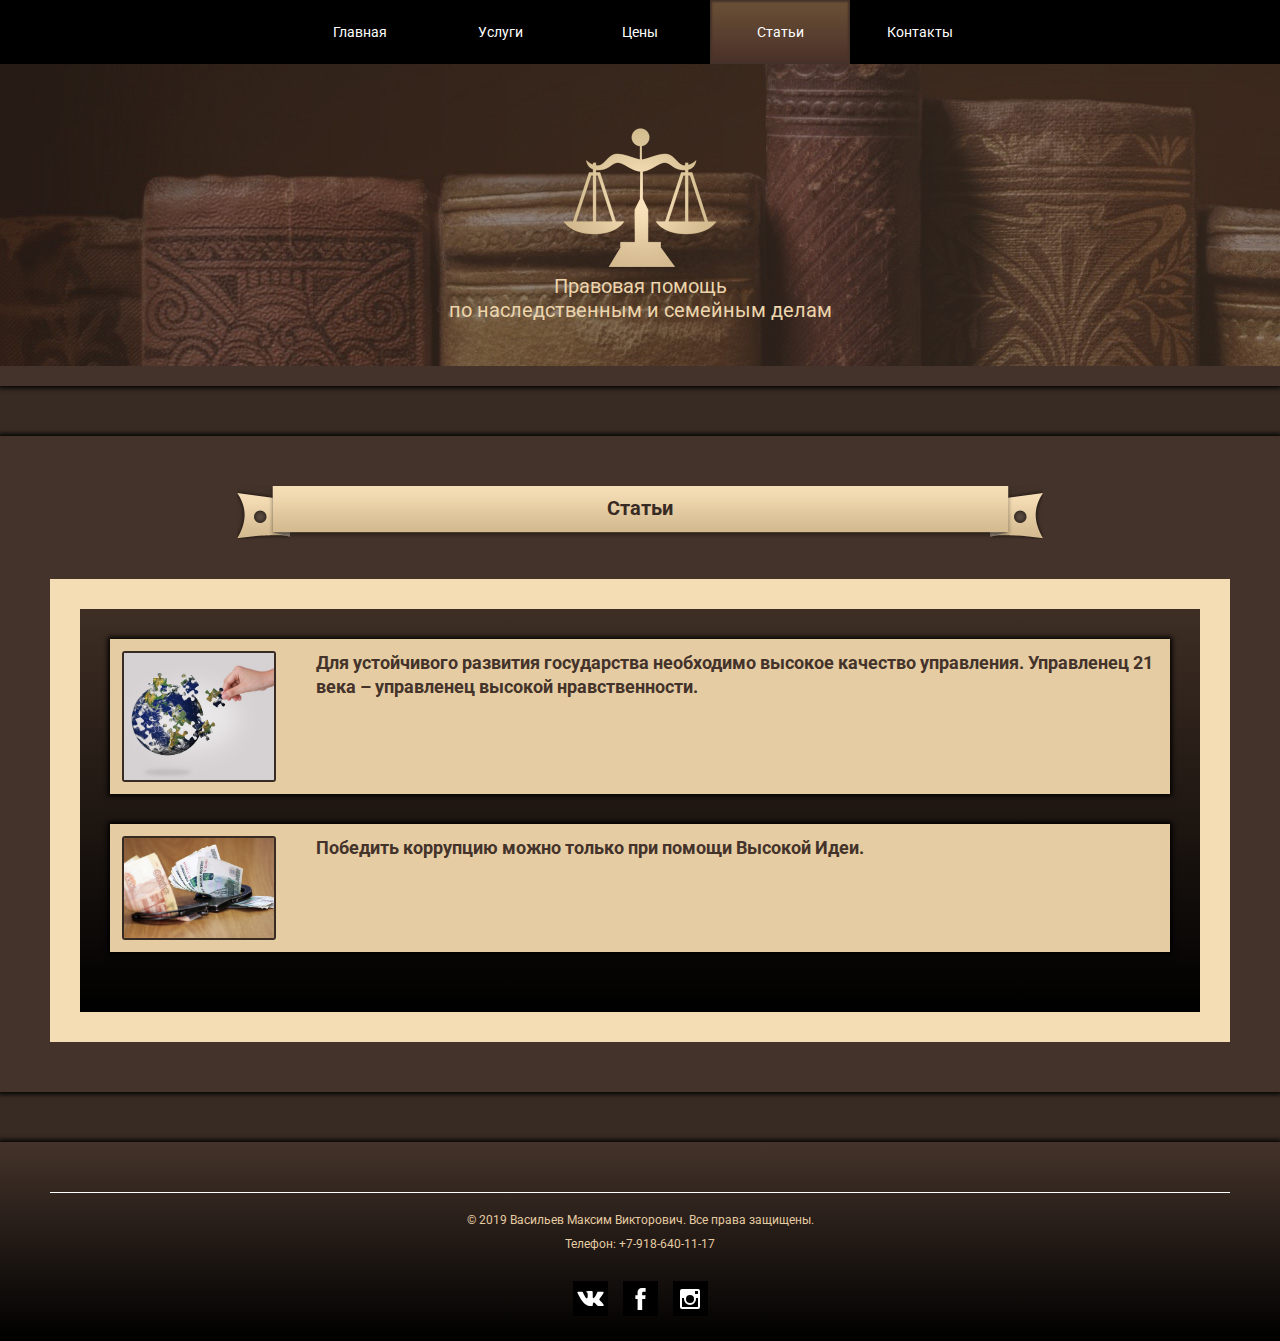
<file: projects/law/articles.html>
<!DOCTYPE html>
<html lang="ru">
<head>
  <meta charset="UTF-8">
  <title>Статьи</title>
  <meta name="description"
        content="Юридическая помощь адвоката по наследственным и семейным делам в Новороссийске. Статьи по юридическим темам.">
  <meta name="keywords"
        content="Васильев М.В. Статьи на юридические темы.">
  <link href="https://fonts.googleapis.com/css?family=Roboto:400,700&display=swap&subset=cyrillic" rel="stylesheet">
  <link rel="stylesheet" href="style.min.css">
</head>
<body>
  <header class="main-header">
    <nav class="main-navigation">
      <ul class="navigation-list">
        <li><a href="index.html">Главная</a></li>
        <li><a href="services.html">Услуги</a></li>
        <li><a href="price.html">Цены</a></li>
        <li><a class="active">Статьи</a></li>
        <li><a href="contacts.html">Контакты</a></li>
      </ul>
    </nav>
  </header>
  
  <div class="logo-wrapper">
    <a href="index.html">
      <img src="img/logo.png" width="152" height="139" alt="Логотип">
      <p>Правовая помощь<br>
         по наследственным и семейным делам</p>
    </a>
  </div>

  <main class="content shadow-wrapper">
    <div class="page-name">
      <h1>Статьи</h1>
    </div>

    <section class="articles-list content-wrapper">
      <h2 class="visually-hidden">Васильев Максим Викторович - Мои статьи</h2>

      <article class="article-item">
        <a href="articles/manager.html">
          <img src="img/article-manager.jpg" width="150" alt="">
          <h2>Для устойчивого развития государства необходимо высокое качество управления. Управленец 21 века – управленец высокой нравственности.</h2>
        </a>
      </article>
      
      <article class="article-item">
        <a href="articles/corruption.html">
          <img src="img/article-corruption.jpg" width="150" alt="">
          <h2>Победить коррупцию можно только при помощи Высокой Идеи.</h2>
        </a>
      </article>
    </section>
  </main>

  <footer class="footer shadow-wrapper">
    <p>© 2019 Васильев Максим Викторович. Все права защищены.<br>
      Телефон: <a href="tel:+79186401117">+7-918-640-11-17</a></p>
    <ul class="social-list">
      <li>
        <a class="social-item vk" href="https://vk.com/id208493559" aria-label="В контакте" target="_blank"></a>
      </li>
      <li>
        <a class="social-item fb" href="https://www.facebook.com/profile.php?id=100011801960788" aria-label="Фейсбук" target="_blank"></a>
      </li>
      <li>
        <a class="social-item instagram" href="https://www.instagram.com/maksim.vasilev.1983/" aria-label="Инстаграм" target="_blank"></a>
      </li>
    </ul>
  </footer>
</body>
</html>
</file>
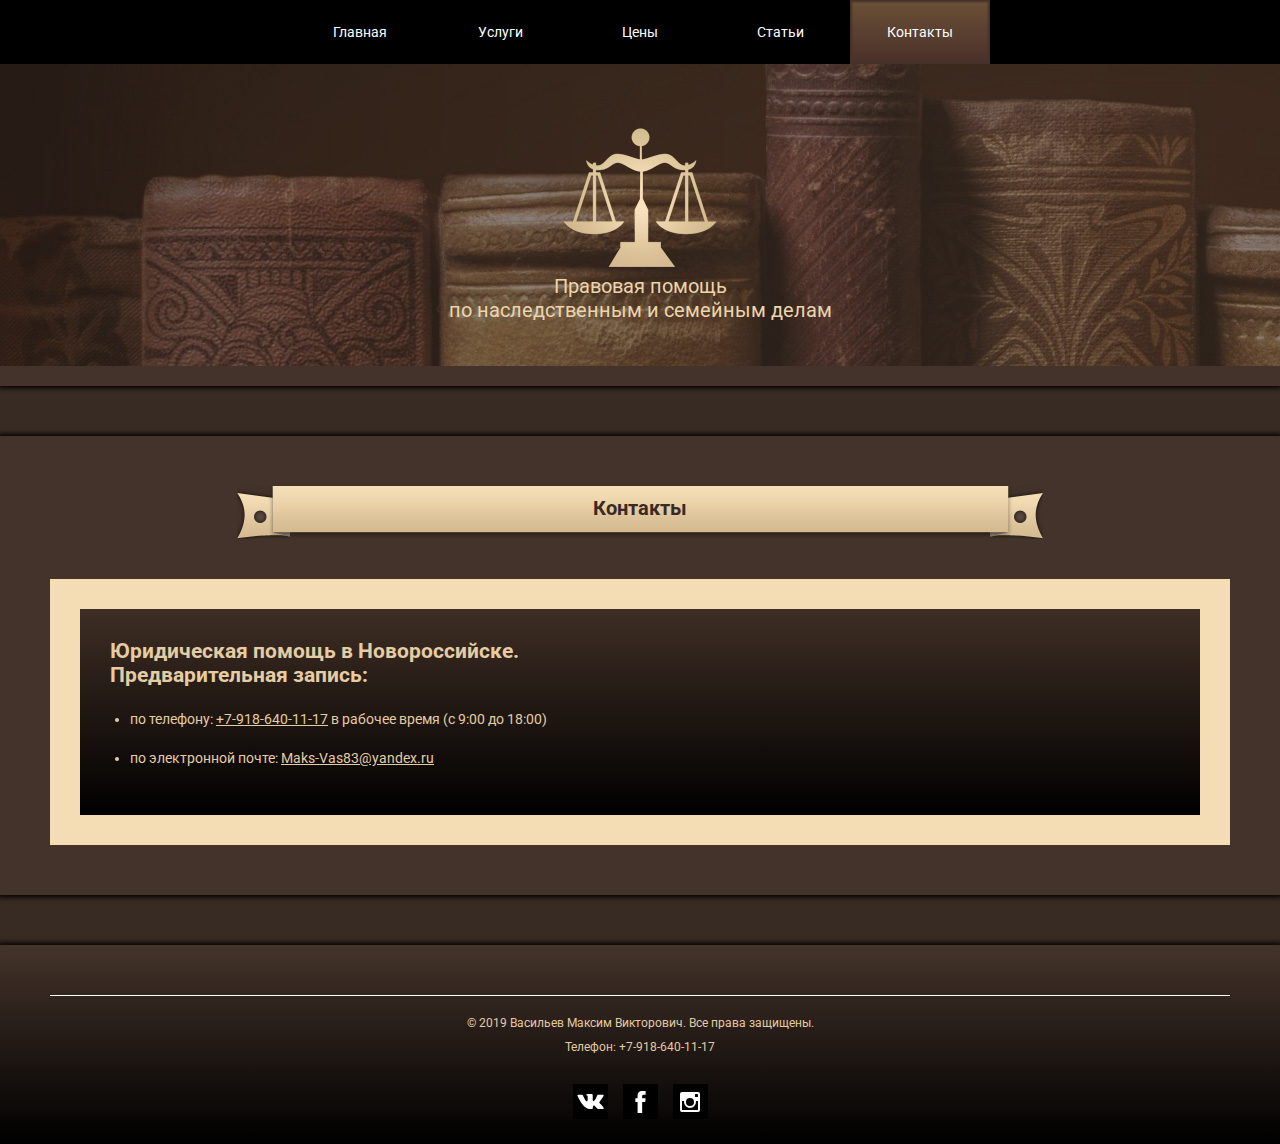
<file: projects/law/contacts.html>
<!DOCTYPE html>
<html lang="ru">
<head>
  <meta charset="UTF-8">
  <title>Контакты</title>
  <meta name="description"
        content="Юридическая помощь юриста по наследственным и семейным делам в Новороссийске. Контакты.">
  <meta name="keywords"
        content="Связаться с юристом в Новороссийске">
  <link href="https://fonts.googleapis.com/css?family=Roboto:400,700&display=swap&subset=cyrillic" rel="stylesheet">
  <link rel="stylesheet" href="style.min.css">
</head>
<body>
  <header class="main-header">
    <nav class="main-navigation">
      <ul class="navigation-list">
        <li><a href="index.html">Главная</a></li>
        <li><a href="services.html">Услуги</a></li>
        <li><a href="price.html">Цены</a></li>
        <li><a href="articles.html">Статьи</a></li>
        <li><a class="active">Контакты</a></li>
      </ul>
    </nav>
  </header>
  
  <div class="logo-wrapper">
    <a href="index.html">
      <img src="img/logo.png" width="152" height="139" alt="Логотип">
      <p>Правовая помощь<br>
        по наследственным и семейным делам</p>
    </a>
  </div>

  <main class="content shadow-wrapper">
    <div class="page-name">
      <h1>Контакты</h1>
    </div>

    <section class="contacts content-wrapper">
      <h2>Юридическая помощь в Новороссийске.<br>
         Предварительная запись:</h2>
      <ul>
        <li>по телефону: <a href="tel:+79186401117">+7-918-640-11-17</a> в рабочее время (с 9:00 до 18:00)</li>
        <li>по электронной почте: <a href="mailto:Maks-Vas83@yandex.ru">Maks-Vas83@yandex.ru</a></li>
      </ul>
    </section>
  </main>

  <footer class="footer shadow-wrapper">
    <p>© 2019 Васильев Максим Викторович. Все права защищены.<br>
      Телефон: <a href="tel:+79186401117">+7-918-640-11-17</a></p>
    <ul class="social-list">
      <li>
        <a class="social-item vk" href="https://vk.com/id208493559" aria-label="В контакте" target="_blank"></a>
      </li>
      <li>
        <a class="social-item fb" href="https://www.facebook.com/profile.php?id=100011801960788" aria-label="Фейсбук" target="_blank"></a>
      </li>
      <li>
        <a class="social-item instagram" href="https://www.instagram.com/maksim.vasilev.1983/" aria-label="Инстаграм" target="_blank"></a>
      </li>
    </ul>
  </footer>
</body>
</html>
</file>
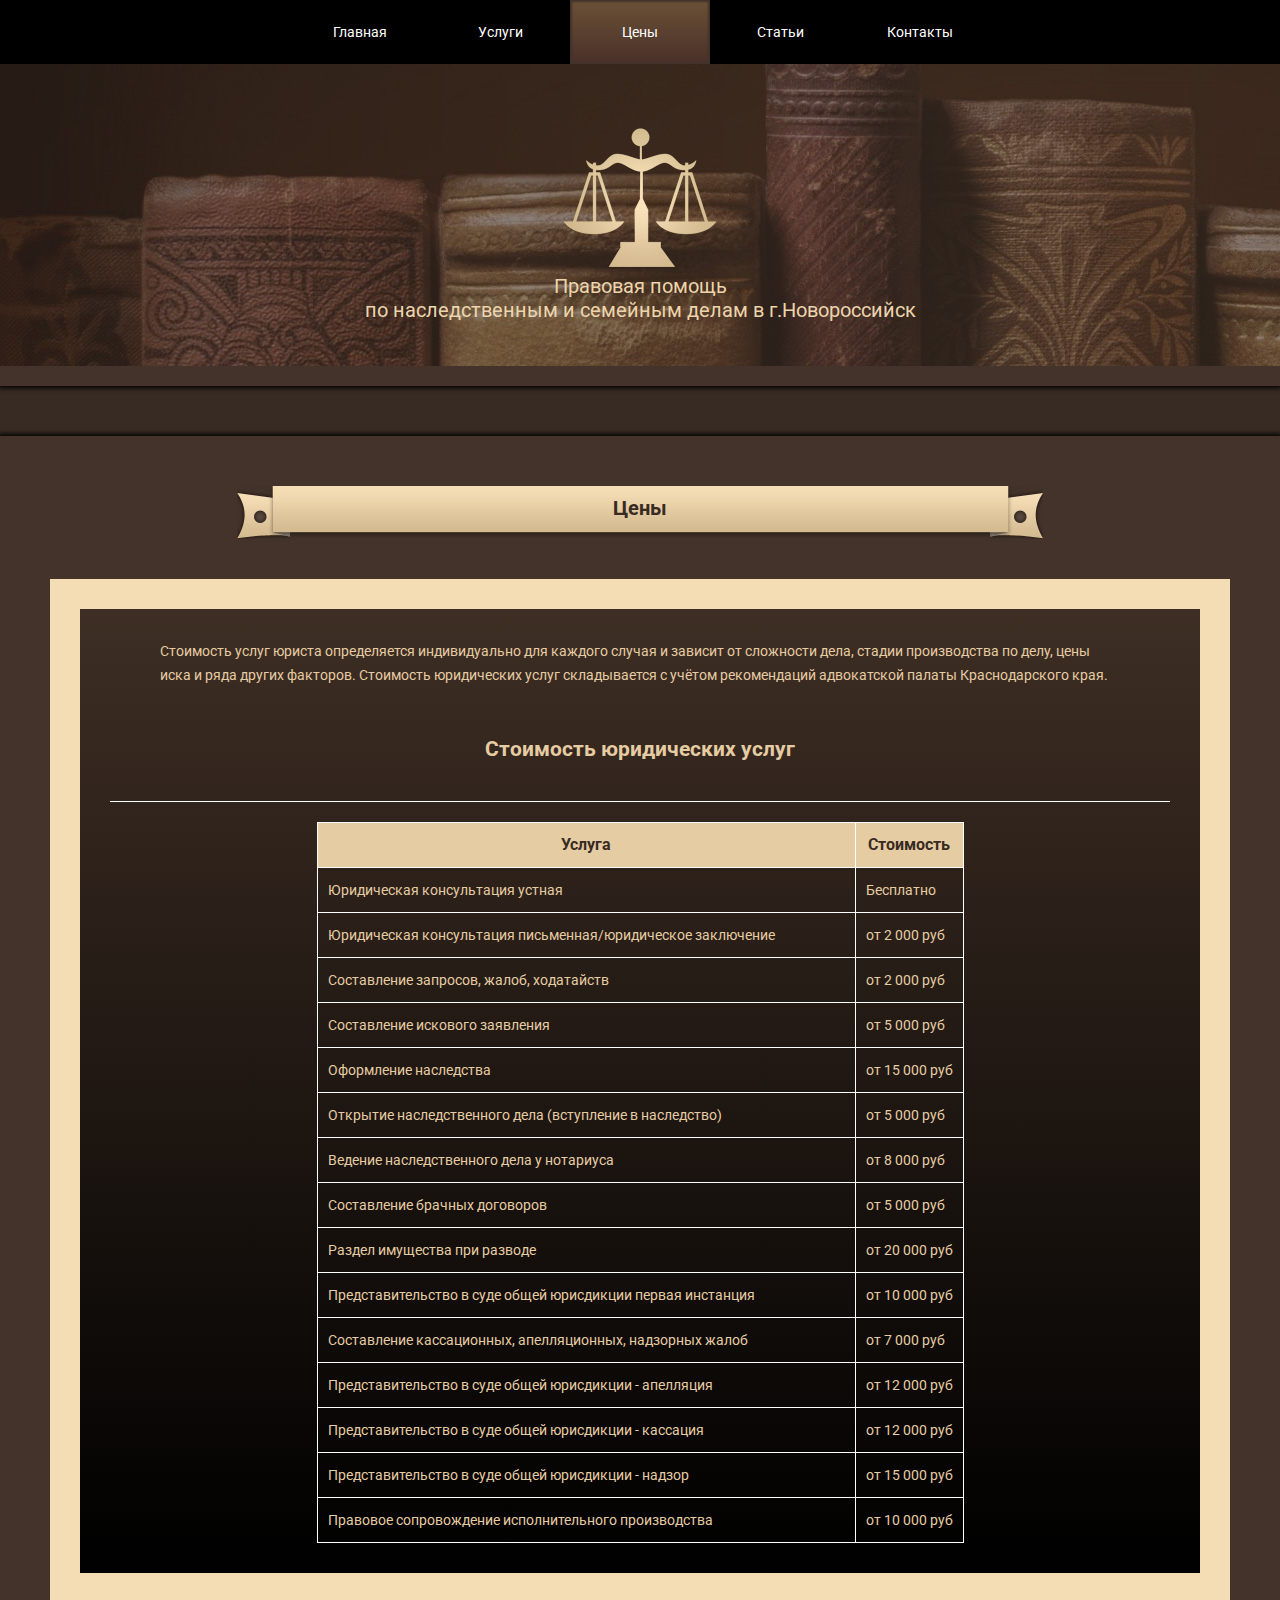
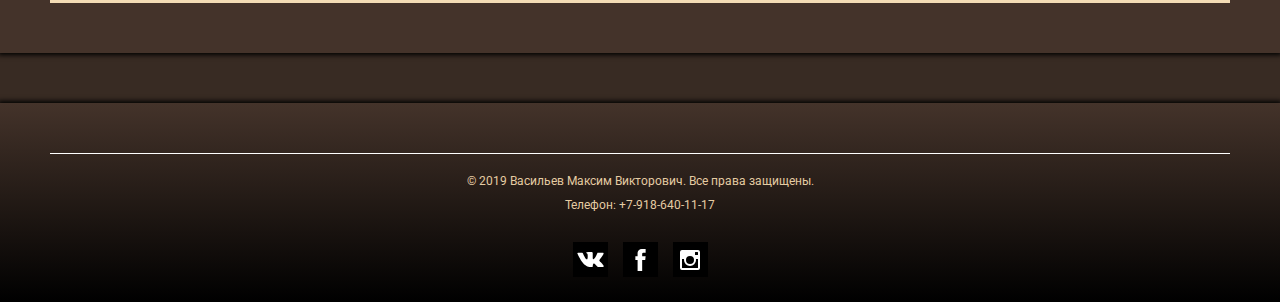
<file: projects/law/price.html>
<!DOCTYPE html>
<html lang="ru">
<head>
  <meta charset="UTF-8">
  <title>Доступные цены на юридические услуги в Новороссийске</title>
  <meta name="description"
        content="Юридическая помощь адвоката по наследственным и семейным делам в Новороссийске. Бесплатная консультация,профессиональный и ответственный подход.">
  <meta name="keywords"
        content="Бесплатная консультация на юридические услуги в Новороссийске">
  <link href="https://fonts.googleapis.com/css?family=Roboto:400,700&display=swap&subset=cyrillic" rel="stylesheet">
  <link rel="stylesheet" href="style.min.css">
</head>
<body>
  <header class="main-header">
    <nav class="main-navigation">
      <ul class="navigation-list">
        <li><a href="index.html">Главная</a></li>
        <li><a href="services.html">Услуги</a></li>
        <li><a class="active">Цены</a></li>
        <li><a href="articles.html">Статьи</a></li>
        <li><a href="contacts.html">Контакты</a></li>
      </ul>
    </nav>
  </header>
  
  <div class="logo-wrapper">
    <a href="index.html">
      <img src="img/logo.png" width="152" height="139" alt="Логотип">
      <p>Правовая помощь<br>
        по наследственным и семейным делам в г.Новороссийск</p>
    </a>
  </div>

  <main class="content shadow-wrapper">
    <div class="page-name">
      <h1>Цены</h1>
    </div>

    <section class="price content-wrapper">
      <p>Стоимость услуг юриста определяется индивидуально для каждого случая и зависит от сложности дела, стадии производства по делу, цены иска и ряда других факторов. Стоимость юридических услуг складывается с учётом рекомендаций адвокатской палаты Краснодарского края.</p>

      <h2>Стоимость юридических услуг</h2>

      <table class="price-table">
        <caption class="visually-hidden">Стоимость услуг по наиболее распространенным делам</caption>

        <tr>
          <th>Услуга</th>
          <th>Стоимость</th>
        </tr>
        <tr>
          <td>Юридическая консультация устная</td>
          <td>Бесплатно</td>
        </tr>
        <tr>
          <td>Юридическая консультация письменная/юридическое заключение</td>
          <td>от 2 000 руб</td>
        </tr>
        <tr>
          <td>Составление запросов, жалоб, ходатайств</td>
          <td>от 2 000 руб</td>
        </tr>
        <tr>
          <td>Составление искового заявления</td>
          <td>от 5 000 руб</td>
        </tr>
        <tr>
          <td>Оформление наследства</td>
          <td>от 15 000 руб</td>
        </tr>
        <tr>
          <td>Открытие наследственного дела (вступление в наследство)</td>
          <td>от 5 000 руб</td>
        </tr>
        <tr>
          <td>Ведение наследственного дела у нотариуса</td>
          <td>от 8 000 руб</td>
        </tr>
        <tr>
          <td>Составление брачных договоров</td>
          <td>от 5 000 руб</td>
        </tr>
        <tr>
          <td>Раздел имущества при разводе</td>
          <td>от 20 000 руб</td>
        </tr>
        <tr>
          <td>Представительство в суде общей юрисдикции первая инстанция</td>
          <td>от 10 000 руб</td>
        </tr>
        <tr>
          <td>Составление кассационных, апелляционных, надзорных жалоб</td>
          <td>от 7 000 руб</td>
        </tr>
        <tr>
          <td>Представительство в суде общей юрисдикции - апелляция</td>
          <td>от 12 000 руб</td>
        </tr>
        <tr>
          <td>Представительство в суде общей юрисдикции - кассация</td>
          <td>от 12 000 руб</td>
        </tr>
        <tr>
          <td>Представительство в суде общей юрисдикции - надзор</td>
          <td>от 15 000 руб</td>
        </tr>
        <tr>
          <td>Правовое сопровождение исполнительного производства</td>
          <td>от 10 000 руб</td>
      </table>
    </section>
  </main>

  <footer class="footer shadow-wrapper">
    <p>© 2019 Васильев Максим Викторович. Все права защищены.<br>
      Телефон: <a href="tel:+79186401117">+7-918-640-11-17</a></p>
    <ul class="social-list">
      <li>
        <a class="social-item vk" href="https://vk.com/id208493559" aria-label="В контакте" target="_blank"></a>
      </li>
      <li>
        <a class="social-item fb" href="https://www.facebook.com/profile.php?id=100011801960788" aria-label="Фейсбук" target="_blank"></a>
      </li>
      <li>
        <a class="social-item instagram" href="https://www.instagram.com/maksim.vasilev.1983/" aria-label="Инстаграм" target="_blank"></a>
      </li>
    </ul>
  </footer>
</body>
</html>
</file>
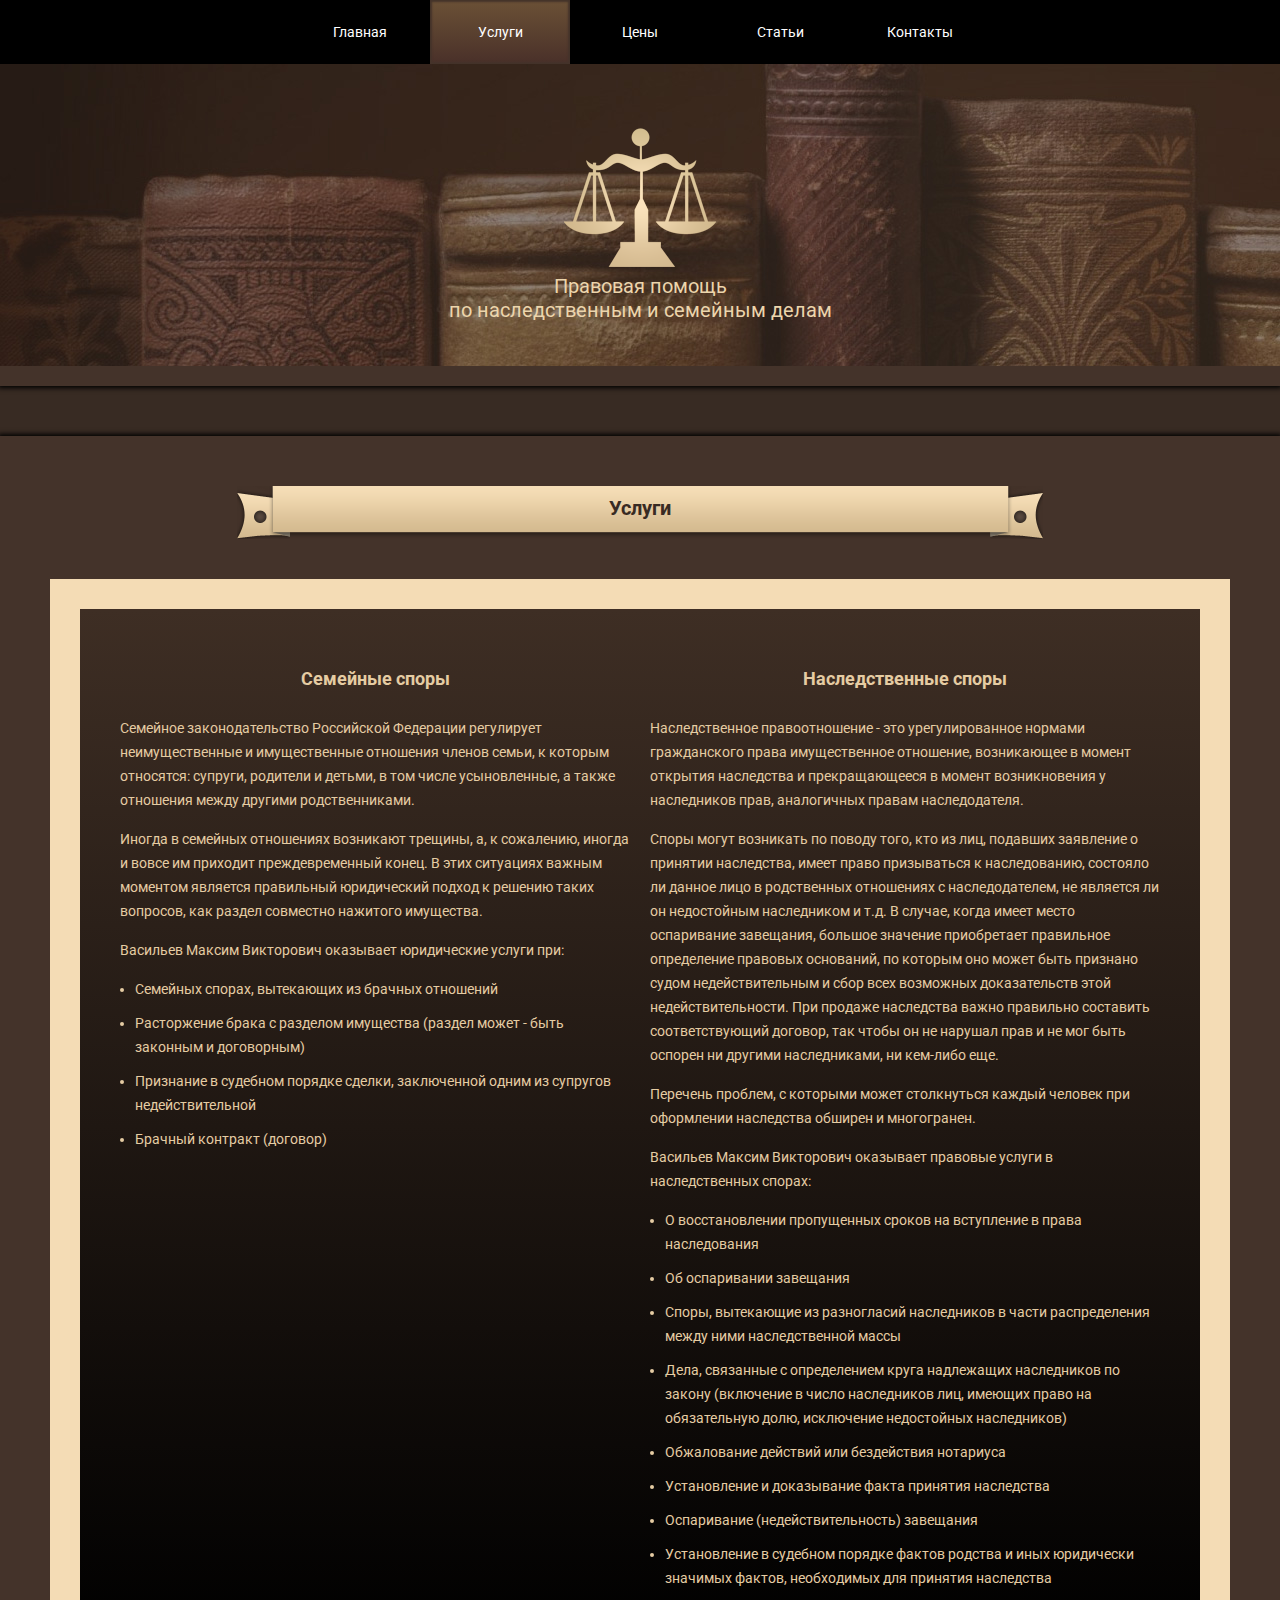
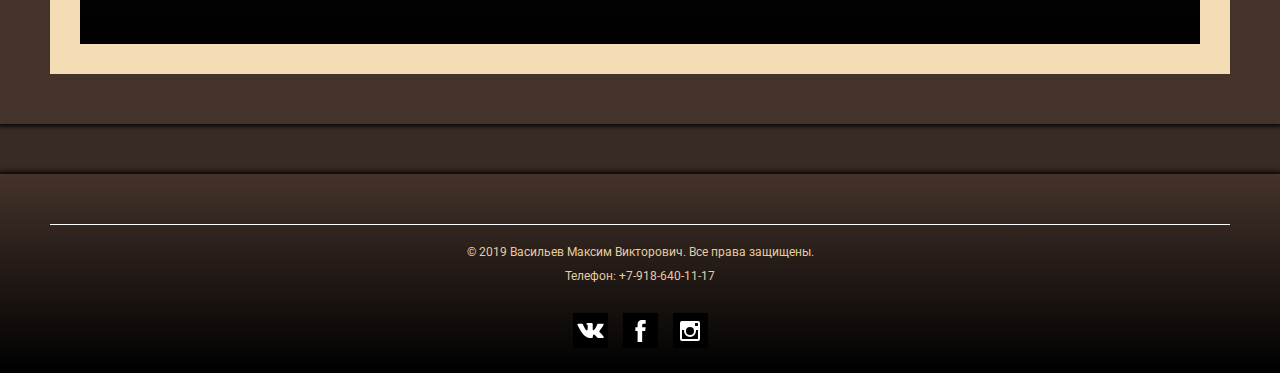
<file: projects/law/services.html>
<!DOCTYPE html>
<html lang="ru">
<head>
  <meta charset="UTF-8">
  <title>Адвокат по наследственным и семейным делам в Новороссийске</title>
  <meta name="description"
        content="Юридическая помощь адвоката по наследственным и семейным делам в Новороссийске. Профессиональный и ответственный подход. 93% успешных дел.">
  <meta name="keywords"
        content="Адвокат по наследственным и семейным делам в Новороссийске">
  <link href="https://fonts.googleapis.com/css?family=Roboto:400,700&display=swap&subset=cyrillic" rel="stylesheet">
  <link rel="stylesheet" href="style.min.css">
</head>
<body>
  <header class="main-header">
    <nav class="main-navigation">
      <ul class="navigation-list">
        <li><a href="index.html">Главная</a></li>
        <li><a class="active">Услуги</a></li>
        <li><a href="price.html">Цены</a></li>
        <li><a href="articles.html">Статьи</a></li>
        <li><a href="contacts.html">Контакты</a></li>
      </ul>
    </nav>
  </header>
  
  <div class="logo-wrapper">
    <a href="index.html">
      <img src="img/logo.png" width="152" height="139" alt="Логотип">
      <p>Правовая помощь<br>
        по наследственным и семейным делам</p>
    </a>
  </div>

  <main class="content shadow-wrapper">
    <div class="page-name">
      <h1>Услуги</h1>
    </div>

    <section class="services content-wrapper">
      <div class="law-wrapper">
        <h3>Семейные споры</h3>
        <p>Семейное законодательство Российской Федерации регулирует неимущественные и имущественные отношения членов семьи, к которым относятся: супруги, родители и детьми, в том числе усыновленные, а также отношения между другими родственниками.</p>
        <p>Иногда в семейных отношениях возникают трещины, а, к сожалению, иногда и вовсе им приходит преждевременный конец. В этих ситуациях важным моментом является правильный юридический подход к решению таких вопросов, как раздел совместно нажитого имущества.</p>
        <p>Васильев Максим Викторович оказывает юридические услуги при:
        </p>
          <ul>
            <li>Семейных спорах, вытекающих из брачных отношений</li>
            <li>Расторжение брака с разделом имущества (раздел может - быть законным и договорным)</li>
            <li>Признание в судебном порядке сделки, заключенной одним из супругов недействительной</li>
            <li>Брачный контракт (договор)</li>
          </ul>
      </div>

      <div class="law-wrapper">
        <h3>Наследственные споры</h3>
        <p>Наследственное правоотношение - это урегулированное нормами гражданского права имущественное отношение, возникающее в момент открытия наследства и прекращающееся в момент возникновения у наследников прав, аналогичных правам наследодателя.</p>
        <p>Споры могут возникать по поводу того, кто из лиц, подавших заявление о принятии наследства, имеет право призываться к наследованию, состояло ли данное лицо в родственных отношениях с наследодателем, не является ли он недостойным наследником и т.д. В случае, когда имеет место оспаривание завещания, большое значение приобретает правильное определение правовых оснований, по которым оно может быть признано судом недействительным и сбор всех возможных доказательств этой недействительности. При продаже наследства важно правильно составить соответствующий договор, так чтобы он не нарушал прав и не мог быть оспорен ни другими наследниками, ни кем-либо еще.</p>
        <p>Перечень проблем, с которыми может столкнуться каждый человек при оформлении наследства обширен и многогранен.</p> 
        <p>Васильев Максим Викторович оказывает правовые услуги в наследственных спорах:</p>
        <ul>
          <li>О восстановлении пропущенных сроков на вступление в права наследования</li>
          <li>Об оспаривании завещания</li>
          <li>Споры, вытекающие из разногласий наследников в части распределения между ними наследственной массы</li>
          <li>Дела, связанные с определением круга надлежащих наследников по закону (включение в число наследников лиц, имеющих право на обязательную долю, исключение недостойных наследников)</li>
          <li>Обжалование действий или бездействия нотариуса</li>
          <li>Установление и доказывание факта принятия наследства</li>
          <li>Оспаривание (недействительность) завещания</li>
          <li>Установление в судебном порядке фактов родства и иных юридически значимых фактов, необходимых для принятия наследства</li>
        </ul>
      </div>
    </section>
  </main>

  <footer class="footer shadow-wrapper">
    <p>© 2019 Васильев Максим Викторович. Все права защищены.<br>
      Телефон: <a href="tel:+79186401117">+7-918-640-11-17</a></p>
    <ul class="social-list">
      <li>
        <a class="social-item vk" href="https://vk.com/id208493559" aria-label="В контакте" target="_blank"></a>
      </li>
      <li>
        <a class="social-item fb" href="https://www.facebook.com/profile.php?id=100011801960788" aria-label="Фейсбук" target="_blank"></a>
      </li>
      <li>
        <a class="social-item instagram" href="https://www.instagram.com/maksim.vasilev.1983/" aria-label="Инстаграм" target="_blank"></a>
      </li>
    </ul>
  </footer>
</body>
</html>
</file>
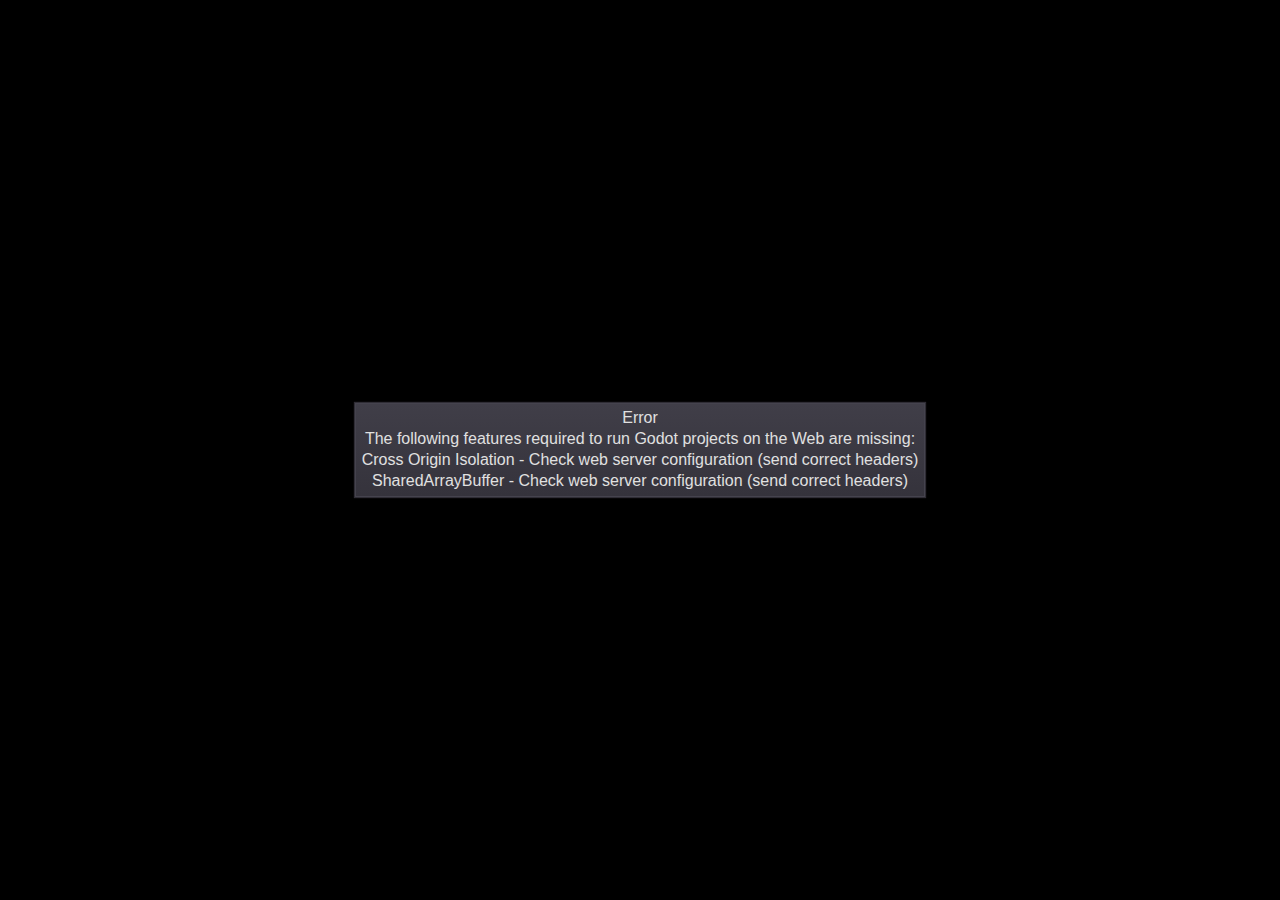
<file: projects/test/test.html>
<!DOCTYPE html>
<html lang="en">
	<head>
		<meta charset="utf-8">
		<meta name="viewport" content="width=device-width, user-scalable=no">
		<title>First Game</title>
		<style>
body {
	touch-action: none;
	margin: 0;
	border: 0 none;
	padding: 0;
	text-align: center;
	background-color: black;
}

#canvas {
	display: block;
	margin: 0;
	color: white;
}

#canvas:focus {
	outline: none;
}

.godot {
	font-family: 'Noto Sans', 'Droid Sans', Arial, sans-serif;
	color: #e0e0e0;
	background-color: #3b3943;
	background-image: linear-gradient(to bottom, #403e48, #35333c);
	border: 1px solid #45434e;
	box-shadow: 0 0 1px 1px #2f2d35;
}

/* Status display */

#status {
	position: absolute;
	left: 0;
	top: 0;
	right: 0;
	bottom: 0;
	display: flex;
	justify-content: center;
	align-items: center;
	/* don't consume click events - make children visible explicitly */
	visibility: hidden;
}

#status-progress {
	width: 366px;
	height: 7px;
	background-color: #38363A;
	border: 1px solid #444246;
	padding: 1px;
	box-shadow: 0 0 2px 1px #1B1C22;
	border-radius: 2px;
	visibility: visible;
}

@media only screen and (orientation:portrait) {
	#status-progress {
		width: 61.8%;
	}
}

#status-progress-inner {
	height: 100%;
	width: 0;
	box-sizing: border-box;
	transition: width 0.5s linear;
	background-color: #202020;
	border: 1px solid #222223;
	box-shadow: 0 0 1px 1px #27282E;
	border-radius: 3px;
}

#status-indeterminate {
	height: 42px;
	visibility: visible;
	position: relative;
}

#status-indeterminate > div {
	width: 4.5px;
	height: 0;
	border-style: solid;
	border-width: 9px 3px 0 3px;
	border-color: #2b2b2b transparent transparent transparent;
	transform-origin: center 21px;
	position: absolute;
}

#status-indeterminate > div:nth-child(1) { transform: rotate( 22.5deg); }
#status-indeterminate > div:nth-child(2) { transform: rotate( 67.5deg); }
#status-indeterminate > div:nth-child(3) { transform: rotate(112.5deg); }
#status-indeterminate > div:nth-child(4) { transform: rotate(157.5deg); }
#status-indeterminate > div:nth-child(5) { transform: rotate(202.5deg); }
#status-indeterminate > div:nth-child(6) { transform: rotate(247.5deg); }
#status-indeterminate > div:nth-child(7) { transform: rotate(292.5deg); }
#status-indeterminate > div:nth-child(8) { transform: rotate(337.5deg); }

#status-notice {
	margin: 0 100px;
	line-height: 1.3;
	visibility: visible;
	padding: 4px 6px;
	visibility: visible;
}
		</style>
		<link id='-gd-engine-icon' rel='icon' type='image/png' href='test.icon.png' />
<link rel='apple-touch-icon' href='test.apple-touch-icon.png'/>

	</head>
	<body>
		<canvas id="canvas">
			HTML5 canvas appears to be unsupported in the current browser.<br >
			Please try updating or use a different browser.
		</canvas>
		<div id="status">
			<div id="status-progress" style="display: none;" oncontextmenu="event.preventDefault();">
				<div id ="status-progress-inner"></div>
			</div>
			<div id="status-indeterminate" style="display: none;" oncontextmenu="event.preventDefault();">
				<div></div>
				<div></div>
				<div></div>
				<div></div>
				<div></div>
				<div></div>
				<div></div>
				<div></div>
			</div>
			<div id="status-notice" class="godot" style="display: none;"></div>
		</div>

		<script src="test.js"></script>
		<script>
const GODOT_CONFIG = {"args":[],"canvasResizePolicy":2,"executable":"test","experimentalVK":false,"fileSizes":{"test.pck":3454592,"test.wasm":49282035},"focusCanvas":true,"gdextensionLibs":[]};
const engine = new Engine(GODOT_CONFIG);

(function () {
	const INDETERMINATE_STATUS_STEP_MS = 100;
	const statusProgress = document.getElementById('status-progress');
	const statusProgressInner = document.getElementById('status-progress-inner');
	const statusIndeterminate = document.getElementById('status-indeterminate');
	const statusNotice = document.getElementById('status-notice');

	let initializing = true;
	let statusMode = 'hidden';

	let animationCallbacks = [];
	function animate(time) {
		animationCallbacks.forEach((callback) => callback(time));
		requestAnimationFrame(animate);
	}
	requestAnimationFrame(animate);

	function animateStatusIndeterminate(ms) {
		const i = Math.floor((ms / INDETERMINATE_STATUS_STEP_MS) % 8);
		if (statusIndeterminate.children[i].style.borderTopColor === '') {
			Array.prototype.slice.call(statusIndeterminate.children).forEach((child) => {
				child.style.borderTopColor = '';
			});
			statusIndeterminate.children[i].style.borderTopColor = '#dfdfdf';
		}
	}

	function setStatusMode(mode) {
		if (statusMode === mode || !initializing) {
			return;
		}
		[statusProgress, statusIndeterminate, statusNotice].forEach((elem) => {
			elem.style.display = 'none';
		});
		animationCallbacks = animationCallbacks.filter(function (value) {
			return (value !== animateStatusIndeterminate);
		});
		switch (mode) {
		case 'progress':
			statusProgress.style.display = 'block';
			break;
		case 'indeterminate':
			statusIndeterminate.style.display = 'block';
			animationCallbacks.push(animateStatusIndeterminate);
			break;
		case 'notice':
			statusNotice.style.display = 'block';
			break;
		case 'hidden':
			break;
		default:
			throw new Error('Invalid status mode');
		}
		statusMode = mode;
	}

	function setStatusNotice(text) {
		while (statusNotice.lastChild) {
			statusNotice.removeChild(statusNotice.lastChild);
		}
		const lines = text.split('\n');
		lines.forEach((line) => {
			statusNotice.appendChild(document.createTextNode(line));
			statusNotice.appendChild(document.createElement('br'));
		});
	}

	function displayFailureNotice(err) {
		const msg = err.message || err;
		console.error(msg);
		setStatusNotice(msg);
		setStatusMode('notice');
		initializing = false;
	}

	const missing = Engine.getMissingFeatures();
	if (missing.length !== 0) {
		const missingMsg = 'Error\nThe following features required to run Godot projects on the Web are missing:\n';
		displayFailureNotice(missingMsg + missing.join('\n'));
	} else {
		setStatusMode('indeterminate');
		engine.startGame({
			'onProgress': function (current, total) {
				if (total > 0) {
					statusProgressInner.style.width = `${(current / total) * 100}%`;
					setStatusMode('progress');
					if (current === total) {
						// wait for progress bar animation
						setTimeout(() => {
							setStatusMode('indeterminate');
						}, 500);
					}
				} else {
					setStatusMode('indeterminate');
				}
			},
		}).then(() => {
			setStatusMode('hidden');
			initializing = false;
		}, displayFailureNotice);
	}
}());
		</script>
	</body>
</html>
</file>
<file: css/style.css>
ul {
  list-style: none;
}

li {
  margin-bottom: 15px;
}

a {
  font-size: 26px;
}
</file>
<file: projects/game/style.css>
* {
  margin: 0;
  padding: 0;
  box-sizing: border-box;
}

.pixelart {
  image-rendering: pixelated;
}

.body {
  font-size: 1.35vw;
  font-weight: 600;
  color: antiquewhite;
}

.field {
  position: relative;
  
  width: 100vw;
  min-height: 100vh;
  margin: auto;
  background-repeat: no-repeat;
  background-position-y: bottom;
  background-position-x: center;
  background-size: cover;

  overflow: hidden;
}

.hero {
  background-color: transparent;
  background-repeat: no-repeat;
  background-size: cover;
  background-position: 0;
}

.hero-wrapper {
  position: absolute;
  bottom: -16vw;
  left: -10vw;
  z-index: 1;
}

.hero-damage {
  position: absolute;
  left: 15.98vw;
  bottom: 42vh;
  min-width: 3.47vw;
  height: 2.08vw;
  padding: 0.35vw;

  display: flex;
  justify-content: center;
  align-items: center;

  border: 0.2vw solid black;
  border-radius: 0.7vw;

  background-color: red;
  color: rgb(0, 0, 0);

  opacity: 0;

  z-index: 2;
}

.enemy {
  background-color: transparent;
  background-repeat: no-repeat;
  background-size: cover;
  background-position: 0;
}

.enemy-wrapper {
  position: absolute;
  bottom: -9vw;
  right: -5.2vw;
  z-index: 1;
}

.enemy-damage {
  position: absolute;
  right: 15.98vw;
  bottom: 42vh;
  min-width: 3.47vw;
  height: 2.08vw;
  padding: 0.35vw;

  display: flex;
  justify-content: center;
  align-items: center;
  
  border: 0.2vw solid black;
  border-radius: 0.7vw;
  
  background-color: red;
  color: rgb(0, 0, 0);

  opacity: 0;

  z-index: 2;
}

@keyframes hit {
  0% {
    transform: translateY(0);
    opacity: 1;
  }

  100% {
    transform: translateY(-5vh);
    opacity: 0;
  }
}

.interface {
  display: flex;
  flex-direction: row;
  justify-content: space-between;
}

.stats {
  position: relative;

  width: 16.7vw;
  padding: 0.8vw 0.8vw 0.7vw 0.8vw;

  flex-shrink: 0;
  align-self: flex-start;
  
  background-color: rgba(12, 80, 100, 0.795);
  border-bottom: 0.2vw solid rgb(255, 137, 27);

  z-index: 3;
}

.stats--border-right {
  border-bottom-right-radius: 1vw;
  border-right: 0.2vw solid rgb(255, 137, 27);
}

.stats--border-left {
  border-bottom-left-radius: 1vw;
  border-left: 0.2vw solid rgb(255, 137, 27);
}

.stats__list {
  list-style: none;
}

.stats__item {
  margin-bottom: 0.35vw;  
}

.stats__value {
  text-shadow: 0 0 0.05vw rgb(139, 139, 139);
}

.stats__value--red {
  color: red;
}

.stats__value--yellow {
  color: rgb(255, 174, 0);
}

.stats__value--silver {
  color: rgb(201, 192, 187);
}

.attack-skills {
  margin-top: 0.7vw;
}

.attack-skills__descriptions {
  margin-top: 0.5vw;

  font-size: 0.97vw;
  font-weight: 400;
  line-height: 130%;
}

.attack-skills__description {
  display: none;
}

.attack-skills__icon {
  width: 2.22vw;
  height: 2.22vw;
  margin-right: 0.7vw;

  border-radius: 0.5vw;
  border: 0.14vw solid black;

  cursor: pointer;
}

.attack-skills__icon:nth-last-child(1) {
  margin-right: 0;
}

.attack-skills__damage {
  font-weight: 600;
  font-size: 1.05vw;
  text-shadow: 0 0 0.05vw rgb(139, 139, 139);
}

.attack-skills__damage-physical {
  color: rgb(255, 153, 0);
}

.attack-skills__damage-piercing {
  color: rgb(0, 255, 115);
}

.attack-skills__damage-magic {
  color: rgb(0, 255, 213);
}

.attack-skills__name {
  font-size: 1.11vw;
  font-weight: 600;
  color: rgb(253, 215, 0);
}

.hero-name {
  font-size: 1.2vw;
  font-weight: 900;
  color: rgb(133, 162, 255);
}

.enemy-name {
  font-size: 1.2vw;
  font-weight: 900;
  color: rgb(255, 141, 96);
}

.battle-log {
  align-self: start;
  width: 100%;
  max-height: 8vw;
  
  background-color: rgba(12, 79, 100, 0.616);
  opacity: 0.9;
  
  font-size: 1vw;
  
  overflow-y: auto;
  z-index: 3;
}

.battle-log__item {
  margin: 0.4vw 0.4vw 0.4vw 0.4vw;
}

.passive-skills {
  display: flex;
  flex-direction: row;
  justify-content: space-between;
  position: relative;
  z-index: 3;
}

.passive-skill-hero {
  position: absolute;
  left: 0;
  top: calc(100% + 0.4vw);
  width: 16.7vw;

  opacity: 0.85;
}
.passive-skill-enemy {
  position: absolute;
  left: 0;
  top: calc(100% + 0.4vw);
  width: 16.7vw;

  opacity: 0.85;
  z-index: 3;
}

.passive-skill__description {
  padding: 0.4vw;

  font-size: 0.9vw;

  background-color: rgba(12, 80, 100, 0.795);
  border-radius: 1vw;
  border: 0.2vw solid rgb(255, 137, 27);

  opacity: 0;

  cursor: default;
}

.passive-skill__icon {
  width: 2.22vw;
  height: 2.22vw;
  margin-right: 0.4vw;

  border-radius: 0.5vw;
  border: 0.14vw solid rgb(255, 255, 255);
  
  cursor: pointer;
}

.passive-skill__icon:nth-last-child(1) {
  margin-right: 0;
}

.passive-skill__name {
  color: rgb(0, 255, 21);
}

::-webkit-scrollbar {
  width: 1vw; 
  background-color: #1d1e5298;
}

::-webkit-scrollbar-thumb {
  background-color: #000000ce;
  border-radius: 1vw;
  box-shadow: inset 0.1vw 0.1vw 1vw #9c9c9c;
}

::-webkit-scrollbar-thumb:hover {
  background-color: #610000;
}
</file>
<file: projects/gllacy/css/style.css>
@charset "UTF-8";
@font-face {
  font-family: "Roboto";
  font-weight: 400;
  src: local("Roboto"), url("../fonts/roboto.woff") format("woff"), url("../fonts/roboto.woff2") format("woff2"); }

@font-face {
  font-family: "Roboto";
  font-weight: 500;
  src: local("Roboto"), url("../fonts/robotomedium.woff") format("woff"), url("../fonts/robotomedium.woff2") format("woff2"); }

@font-face {
  font-family: "Roboto";
  font-weight: 700;
  src: local("Roboto"), url("../fonts/robotobold.woff") format("woff"), url("../fonts/robotobold.woff2") format("woff2"); }

.visually-hidden {
  position: absolute;
  white-space: nowrap;
  width: 1px;
  height: 1px;
  overflow: hidden;
  border: 0;
  padding: 0;
  clip: rect(0 0 0 0);
  -webkit-clip-path: inset(50%);
          clip-path: inset(50%);
  margin: -1px; }

img {
  max-width: 100%;
  height: auto; }

body {
  margin: 0 auto;
  padding: 0;
  padding-left: 27px;
  padding-right: 27px;
  min-width: 900px;
  max-width: 1200px;
  font-family: "Roboto","Open Sans",sans-serif;
  font-weight: 400;
  font-size: 16px;
  line-height: 22px;
  color: #323232;
  background-color: #849d8f;
  box-sizing: border-box; }

.main {
  position: relative;
  z-index: auto; }

.input {
  padding-left: 13px;
  padding-right: 9px;
  padding-top: 8px;
  padding-bottom: 10px;
  height: 44px;
  border: 1px solid #d3d3d2;
  border-radius: 5px;
  background-color: #ffffff;
  box-sizing: border-box;
  font-family: "Roboto", sans-serif;
  font-weight: 700;
  font-size: 16px;
  line-height: 24px;
  color: #323232; }
  .input::-webkit-input-placeholder {
    font-family: "Roboto", sans-serif;
    font-weight: 400;
    font-size: 14px;
    line-height: 24px;
    color: #999999; }
  .input::-moz-placeholder {
    font-family: "Roboto", sans-serif;
    font-weight: 400;
    font-size: 14px;
    line-height: 24px;
    color: #999999; }
  .input:-ms-input-placeholder {
    font-family: "Roboto", sans-serif;
    font-weight: 400;
    font-size: 14px;
    line-height: 24px;
    color: #999999; }
  .input::-ms-input-placeholder {
    font-family: "Roboto", sans-serif;
    font-weight: 400;
    font-size: 14px;
    line-height: 24px;
    color: #999999; }
  .input::placeholder {
    font-family: "Roboto", sans-serif;
    font-weight: 400;
    font-size: 14px;
    line-height: 24px;
    color: #999999; }
  .input:hover {
    border: 2px solid #c7c6c5; }
  .input:focus {
    outline: none;
    border: solid 2px rgba(46, 136, 228, 0.52); }

.button {
  display: inline-block;
  border: none;
  border-radius: 21px;
  margin: 0;
  padding: 0;
  min-width: 100px;
  height: 44px;
  box-sizing: border-box;
  vertical-align: middle;
  text-decoration: none;
  color: #fefefe;
  font-family: "Roboto", sans-serif;
  font-weight: 700;
  font-size: 18px;
  line-height: 24px;
  box-shadow: 0px 1px 2px 0 #ac1000;
  background-image: linear-gradient(to top, #e74a35, #f26843);
  cursor: pointer; }
  .button:hover {
    box-shadow: 0px 2px 2px 0 #ac1000;
    background-image: linear-gradient(to bottom, rgba(255, 255, 255, 0.2), rgba(255, 255, 255, 0.2)), linear-gradient(to top, #e74a35, #f26843); }
  .button:active {
    box-shadow: inset 0px 2px 2px 0 #942718;
    background-image: linear-gradient(to bottom, rgba(0, 0, 0, 0.07), rgba(0, 0, 0, 0.07)), linear-gradient(to bottom, #e74a35, #f26843); }
  .button--link {
    padding-top: 8px;
    padding-left: 15px;
    padding-right: 15px; }

.popup {
  background-color: #f8f7f4;
  border-radius: 5px;
  box-shadow: 0px 20px 20px 0 rgba(0, 0, 0, 0.4); }

.header__body {
  margin-top: 9px; }

.header {
  position: relative;
  display: flex;
  flex-direction: row;
  flex-wrap: nowrap;
  z-index: 2; }

.header__navigation-list {
  margin: 0;
  padding: 0;
  list-style: none;
  font-family: "Roboto", sans-serif;
  font-weight: 700;
  font-size: 16px;
  line-height: 18px;
  position: relative;
  display: flex;
  flex-direction: row;
  flex-wrap: wrap; }

.header__navigation-link {
  display: inline-block;
  position: relative;
  text-decoration: none;
  color: #ffffff;
  height: 32px;
  padding-right: 13px;
  padding-left: 13px;
  padding-top: 6px;
  box-sizing: border-box;
  border-radius: 16px; }
  .header__navigation-link::after {
    position: absolute;
    bottom: 7px;
    left: 13px;
    content: "";
    width: calc(100% - 26px);
    border-bottom: 1px solid rgba(255, 255, 255, 0.2); }
  .header__navigation-link:hover {
    background-color: #f7f6f3;
    color: #323232; }
  .header__navigation-link:hover::after, .header__navigation-link--active::after {
    border: none; }
  .header__navigation-link:active {
    box-shadow: inset 0px 2px 1px 0 #696969; }
  .header__navigation-link--active {
    background-color: #d07058;
    cursor: default; }

.header__navigation-item {
  margin-right: 2px;
  color: #ffffff; }

.header__navigation-sub-list {
  margin: 0;
  padding: 0;
  list-style: none;
  font-family: "Roboto", sans-serif;
  font-weight: 400;
  font-size: 14px;
  line-height: 16px;
  position: absolute;
  top: 37px;
  left: -8px;
  z-index: 4;
  display: none; }

.header__navigation-sub-list::after {
  position: absolute;
  content: "";
  left: 15px;
  top: -5px;
  width: 70px;
  height: 6px; }

.header__navigation-sub-link {
  display: inline-block;
  width: 143px;
  height: 28px;
  padding-left: 20px;
  padding-top: 6px;
  margin-top: 2px;
  margin-bottom: 3px;
  box-sizing: border-box;
  text-decoration: none;
  color: #323232; }
  .header__navigation-sub-link--new {
    position: relative;
    font-weight: 700;
    height: 28px;
    padding-top: 6px;
    padding-bottom: 5px;
    margin-top: 5px;
    margin-bottom: 6px;
    box-sizing: border-box; }
    .header__navigation-sub-link--new::after {
      position: absolute;
      content: "";
      bottom: -6px;
      left: 6px;
      width: calc(100% - 15px);
      border-bottom: 1px solid rgba(50, 50, 50, 0.2); }
  .header__navigation-sub-link:hover {
    background-color: #fbded7; }
  .header__navigation-sub-link:active {
    background-color: #f6b5a5; }
  .header__navigation-sub-link--active {
    background-color: #d07058; }

.header__right-side {
  margin-left: auto; }

.header__buttons-wrapper {
  position: relative;
  display: flex;
  justify-content: flex-end;
  flex-wrap: wrap; }

.header__logo {
  margin-right: 11px; }

.header__logo-image {
  width: 154px;
  height: 64px; }

.header__navigation {
  padding-top: 14px; }

.header__button {
  border: none;
  margin: 0;
  padding: 0;
  position: relative;
  height: 32px;
  min-width: 32px;
  border-radius: 16px;
  background-color: rgba(255, 255, 255, 0.2);
  font-family: "Roboto", sans-serif;
  font-weight: 500;
  font-size: 14px;
  color: #ffffff; }
  .header__button--log-in, .header__button--cart {
    padding-left: 45px;
    padding-right: 16px;
    margin-left: 10px; }
  .header__button--cart {
    pointer-events: none; }
  .header__button--search-icon {
    position: absolute;
    width: 17px;
    height: 17px;
    top: 7px;
    left: 8px; }
  .header__button--log-in-icon {
    position: absolute;
    width: 21px;
    height: 19px;
    top: 6px;
    left: 17px; }
  .header__button--cart-icon {
    position: absolute;
    width: 21px;
    height: 20px;
    top: 6px;
    left: 16px; }
  .header__button:hover {
    background-color: #f8f7f4;
    color: #323232; }
  .header__button:hover path,
  .header__button:hover circle {
    fill: #323232; }
  .header__button:hover .cart-red-fill {
    fill: #E84D37; }

.header__button--full-cart {
  padding-left: 45px;
  padding-right: 16px;
  margin-left: 10px;
  background-color: #f8f7f4;
  color: #323232; }

.header__button--full-cart-icon {
  position: absolute;
  width: 21px;
  height: 20px;
  top: 6px;
  left: 16px;
  display: none; }

.header__right-side {
  padding-top: 14px; }

.header__info {
  margin-top: 17px; }

.header__work-time {
  font-family: "Roboto", sans-serif;
  font-weight: 700;
  font-size: 14px;
  line-height: 16px;
  margin: 0;
  padding: 0;
  color: #ffffff;
  text-align: right; }

.header__phone-number {
  font-family: "Roboto", sans-serif;
  font-weight: 700;
  font-size: 22px;
  line-height: 24px;
  margin: 0;
  padding: 0;
  margin-top: 4px;
  color: #ffffff;
  text-align: right; }

.header__search {
  position: absolute;
  top: 36px;
  left: -310px;
  min-width: 341px;
  padding: 20px 15px;
  box-sizing: border-box;
  z-index: 4;
  display: none; }
  .header__search::after {
    position: absolute;
    content: "";
    top: -15px;
    right: 0;
    width: 35px;
    height: 25px; }

.header__input-search {
  min-width: 311px; }

.header__form {
  display: flex;
  flex-direction: column;
  position: absolute;
  top: 36px;
  left: -142px;
  min-width: 277px;
  padding: 20px 17px 22px 19px;
  box-sizing: border-box;
  z-index: 4;
  display: none; }

.header__form::after {
  position: absolute;
  content: "";
  width: 90px;
  height: 25px;
  right: 0;
  top: -5px; }

.header__form-flex-wrapper {
  display: flex;
  flex-direction: row; }

.header__input-login {
  margin-bottom: 20px; }

.header__input-password {
  margin-bottom: 20px; }

.header__form-link {
  position: relative;
  display: inline;
  font-family: "Roboto", sans-serif;
  font-weight: 400;
  font-size: 13px;
  line-height: 21px;
  color: #323232;
  text-decoration: none;
  margin-left: 20px; }
  .header__form-link::after {
    position: absolute;
    content: "";
    left: 0;
    bottom: 0;
    width: 100%;
    height: 1px;
    background-color: rgba(0, 0, 0, 0.3); }

.header__shoping-cart {
  position: absolute;
  top: 36px;
  left: -277px;
  min-width: 540px;
  box-sizing: border-box;
  padding-top: 20px;
  padding-bottom: 20px;
  padding-left: 15px;
  padding-right: 14px;
  display: none; }
  .header__shoping-cart::after {
    position: absolute;
    content: "";
    top: -5px;
    right: 25px;
    width: 110px;
    height: 6px; }

.header__cart-items-list {
  margin: 0;
  padding: 0;
  list-style: none; }

.header__cart-item-delete {
  border: none;
  margin: 0;
  padding: 0;
  width: 11px;
  height: 11px;
  margin-top: 10px;
  margin-left: 6px;
  background-image: url(../img/x.svg);
  background-repeat: no-repeat;
  background-position: center;
  background-color: #f8f7f4;
  flex-shrink: 0;
  cursor: pointer; }

.header__cart-item-image {
  width: 33px;
  height: 33px;
  margin-left: 10px;
  flex-shrink: 0; }
  .header__cart-item-image--orange {
    background-image: url(../img/icon-yellow-icecream.png); }
  .header__cart-item-image--strawberry {
    background-image: url(../img/icon-pink-icecream.png); }

.header__cart-item {
  display: flex;
  flex-direction: row;
  margin-bottom: 20px;
  font-family: "Roboto", sans-serif;
  font-weight: 400;
  font-size: 13px;
  line-height: 16px; }

.header__cart-item-name {
  width: 230px;
  margin-top: 9px;
  margin-left: 13px;
  flex-shrink: 0; }

.header__cart-item-cost-calculation {
  min-width: 100px;
  margin-top: 9px;
  margin-left: 16px; }

.header__cart-item-total {
  min-width: 50px;
  margin-top: 9px;
  margin-left: 24px;
  padding-right: 19px; }

.header__cart-item-price {
  color: #999999; }

.header__cart-total {
  font-family: "Roboto", sans-serif;
  font-weight: 700;
  font-size: 15px;
  line-height: 18px;
  text-align: right;
  margin-top: -4px;
  padding-top: 13px;
  border-top: 1px solid #cacac7; }

.header__cart-order-button {
  margin-top: 15px;
  float: right; }

.slider {
  z-index: 1;
  position: relative; }

.slider__header {
  margin-top: -116px; }

.slider__item {
  position: relative;
  display: flex;
  flex-direction: column;
  align-items: center;
  height: 881px;
  padding-top: 390px;
  box-sizing: border-box;
  background-repeat: no-repeat;
  background-position: center; }
  .slider__item--1 {
    background-image: url(../img/slide-1-background.png); }
  .slider__item--2 {
    background-image: url(../img/slide-2-background.png);
    background-position: left 32px bottom 22px;
    display: none; }
  .slider__item--3 {
    background-image: url(../img/slide-3-background.png);
    background-position: left 34px bottom 27px;
    display: none; }

.slider__paragraph {
  margin: 0;
  padding: 0;
  font-family: "Roboto", sans-serif;
  font-weight: 700;
  font-size: 60px;
  line-height: 60px;
  color: #ffffff; }

.slider__button {
  font-family: "Roboto", sans-serif;
  font-weight: 700;
  font-size: 32px;
  line-height: 44px;
  height: 63px;
  margin-top: 33px;
  padding-right: 40px;
  padding-left: 40px;
  border-radius: 30px;
  text-shadow: 0 2px 5px rgba(160, 32, 11, 0.76); }

.slider__toggles {
  position: absolute;
  bottom: 292px;
  left: 0; }

.slider__toggle {
  border: none;
  margin: 0;
  padding: 0;
  width: 21px;
  height: 21px;
  margin-right: 4px;
  box-sizing: border-box;
  background-color: transparent;
  border: 2px solid #ffffff;
  border-radius: 50%;
  cursor: pointer; }
  .slider__toggle:hover {
    background-color: rgba(255, 255, 255, 0.4); }

.slider__toggle--active {
  background-color: #ffffff;
  pointer-events: none; }

.promo {
  width: 560px;
  padding-top: 14px;
  padding-bottom: 23px;
  padding-left: 20px;
  padding-right: 21px;
  box-sizing: border-box;
  border-radius: 12px; }

.promo__name {
  margin: 0;
  margin-bottom: 16px;
  margin-left: -2px;
  padding: 0;
  font-family: "Roboto", sans-serif;
  font-weight: 700;
  font-size: 35px;
  line-height: 41px;
  color: #ffffff; }

.promo__text {
  margin: 0;
  padding: 0;
  font-family: "Roboto", sans-serif;
  font-weight: 700;
  font-size: 18px;
  line-height: 22px;
  color: #ffffff; }

.promo--raspberry {
  background-image: url(../img/raspberry-background.png);
  background-repeat: no-repeat;
  background-position: center; }

.promo--chocolate {
  background-image: url(../img/chocolate-background.png);
  background-repeat: no-repeat;
  background-position: center; }

.promo__button-wrapper-flex {
  display: flex;
  flex-direction: row; }

.promo__button {
  height: 46px;
  margin-top: 45px;
  margin-left: auto;
  padding-left: 22px;
  padding-right: 23px;
  padding-top: 9px;
  border-radius: 23px; }

.promotions__slider {
  position: relative;
  display: flex;
  flex-direction: row;
  justify-content: space-between;
  margin-top: -234px;
  z-index: 2; }

.best-offer__promotions {
  display: flex;
  flex-direction: row;
  margin-top: 34px;
  justify-content: space-between; }

.good {
  position: relative;
  width: 267px;
  min-height: 330px;
  padding-top: 6px;
  box-sizing: border-box; }
  .good:hover {
    z-index: 1; }
  .good:hover .good__hover {
    display: block;
    z-index: -1; }
  .good:hover .good__link {
    display: block;
    z-index: 2; }

.good__price {
  position: absolute;
  top: 214px;
  left: 0;
  margin: 0;
  padding: 0;
  font-family: "Roboto", sans-serif;
  font-weight: 700;
  font-size: 45px;
  line-height: 45px;
  color: #ffffff;
  text-shadow: 0.5px 0.9px 3px rgba(49, 50, 53, 0.5); }

.good__price-weight {
  font-family: "Roboto", sans-serif;
  font-weight: 700;
  font-size: 30px;
  line-height: 45px; }

.good__description {
  margin: 0;
  padding: 0;
  font-family: "Roboto", sans-serif;
  font-weight: 500;
  font-size: 16px;
  line-height: 22px;
  color: #ffffff;
  text-align: center;
  word-break: break-word;
  -webkit-text-decoration: underline rgba(255, 255, 255, 0.2);
          text-decoration: underline rgba(255, 255, 255, 0.2);
  text-underline-offset: 3px;
  margin-top: 7px; }

.good--hit::after {
  position: absolute;
  content: "";
  top: 6px;
  left: 0;
  width: 61px;
  height: 61px;
  background-image: url(../img/hit.png); }

.good__hover {
  display: none;
  position: absolute;
  top: 0;
  left: -13px;
  width: 293px;
  height: calc(100% + 75px);
  background-color: #ffffff;
  border-radius: 8px;
  opacity: 0.3;
  z-index: -1; }

.good__link {
  display: none;
  position: absolute;
  bottom: -60px;
  left: 32px;
  z-index: 2; }

.features__best-offer {
  margin-top: 38px; }

.features {
  background-image: url(../img/waffle-background.png);
  background-repeat: repeat;
  background-position: center;
  padding-left: 20px;
  padding-right: 20px;
  padding-top: 25px;
  padding-bottom: 25px;
  border-radius: 15px; }

.features__header {
  margin: 0;
  padding: 0;
  font-family: "Roboto", sans-serif;
  font-weight: 500;
  font-size: 24px;
  line-height: 30px;
  color: #323232; }

.features__item-text {
  margin: 0;
  padding: 0;
  font-family: "Roboto", sans-serif;
  font-weight: 400;
  font-size: 16px;
  line-height: 22px;
  color: #323232;
  padding-right: 2px; }
  .features__item-text::after {
    position: absolute;
    content: "";
    top: 2px;
    left: 0;
    width: 49px;
    height: 49px; }
  .features__item-text--icecream-icon::after {
    background-image: url(../img/icecream-icon.png);
    background-repeat: no-repeat; }
  .features__item-text--cow-icon::after {
    background-image: url(../img/cow-icon.png);
    background-repeat: no-repeat; }
  .features__item-text--leaf-icon::after {
    background-image: url(../img/leaf-icon.png);
    background-repeat: no-repeat; }
  .features__item-text--thermometer-icon::after {
    background-image: url(../img/thermometer-icon.png);
    background-repeat: no-repeat; }

.features__list {
  display: flex;
  flex-direction: row;
  flex-wrap: wrap;
  justify-content: space-between;
  margin: 0;
  padding: 0;
  list-style: none; }

.features__item {
  position: relative;
  width: 541px;
  padding-left: 57px;
  padding-top: 15px;
  margin-top: 6px;
  box-sizing: border-box; }

.blog {
  width: 560px;
  min-height: 220px;
  padding: 23px 20px;
  box-sizing: border-box;
  border-radius: 15px;
  background-image: url(../img/strawberry-icecream-background.jpg);
  background-repeat: no-repeat; }

.blog__header {
  font-family: "Roboto", sans-serif;
  font-weight: 500;
  font-size: 16px;
  line-height: 22px;
  color: #323232;
  margin: 0;
  padding: 0; }

.blog__link {
  display: inline-block;
  font-family: "Roboto", sans-serif;
  font-weight: 700;
  font-size: 24px;
  line-height: 30px;
  width: 290px;
  margin-top: 3px; }

.conversations__features {
  margin-top: 40px; }

.conversations {
  display: flex;
  flex-direction: row;
  justify-content: space-between; }

.mailing {
  width: 560px;
  min-height: 220px;
  box-sizing: border-box;
  border-radius: 15px;
  background-image: url(../img/post-background.png);
  background-position: center;
  background-repeat: no-repeat;
  border: 5px solid transparent; }

.mailing__content {
  width: 550px;
  min-height: 210px;
  padding-left: 22px;
  padding-right: 20px;
  padding-top: 29px;
  padding-bottom: 30px;
  box-sizing: border-box;
  border-radius: 10px;
  background-color: #f8f7f4; }

.mailing__text {
  margin: 0;
  padding: 0;
  margin-bottom: 36px; }

.mailing__input {
  width: 368px;
  margin-right: 9px;
  box-sizing: border-box; }
  .mailing__input::-webkit-input-placeholder {
    font-size: 16px; }
  .mailing__input::-moz-placeholder {
    font-size: 16px; }
  .mailing__input:-ms-input-placeholder {
    font-size: 16px; }
  .mailing__input::-ms-input-placeholder {
    font-size: 16px; }
  .mailing__input::placeholder {
    font-size: 16px; }

.mailing__button {
  padding-bottom: 5px;
  padding-left: 17px;
  padding-right: 17px;
  margin-top: -2px; }

.map__conversations {
  margin-top: 39px; }

.map {
  position: relative; }

.map__image {
  position: absolute;
  width: 1200px;
  left: 50%;
  transform: translateX(-50%); }
  .map__image::after {
    position: absolute;
    content: "";
    top: 139px;
    left: 266px;
    width: 218px;
    height: 142px;
    background-image: url(../img/pin.png);
    background-repeat: no-repeat; }

.map__contacts {
  position: absolute;
  top: 63px;
  right: 0;
  width: 302px;
  padding: 30px 25px;
  box-sizing: border-box;
  background-color: #fefefe;
  border-radius: 15px; }

.map__address-label {
  font-family: "Roboto", sans-serif;
  font-weight: 400;
  font-size: 14px;
  line-height: 20px;
  margin: 0;
  padding: 0; }

.map__address-text {
  font-family: "Roboto", sans-serif;
  font-weight: 700;
  font-size: 18px;
  line-height: 24px;
  margin: 0;
  padding: 0; }

.map__phone-label {
  font-family: "Roboto", sans-serif;
  font-weight: 400;
  font-size: 14px;
  line-height: 20px;
  margin: 0;
  padding: 0;
  margin-top: 18px; }

.map__phone-number {
  font-family: "Roboto", sans-serif;
  font-weight: 700;
  font-size: 18px;
  line-height: 22px;
  margin: 0;
  padding: 0;
  margin-top: 4px; }

.map__office-hours {
  font-family: "Roboto", sans-serif;
  font-weight: 400;
  font-size: 14px;
  line-height: 22px;
  margin: 0;
  padding: 0;
  margin-top: 3px; }

.map__button {
  margin-top: 23px;
  padding-top: 8px;
  padding-left: 27px;
  padding-right: 27px; }

.footer__map {
  margin-top: 469px; }

.footer {
  display: flex;
  flex-direction: row; }

.footer__social-media-list {
  margin: 0;
  padding: 0;
  list-style: none;
  display: flex;
  flex-direction: row;
  padding-top: 37px;
  margin-right: 226px; }

.footer__social-media-item {
  width: 32px;
  height: 32px;
  margin-right: 13px;
  border: 2px solid #c2cec7;
  border-radius: 50%;
  cursor: pointer; }

.footer__social-media-item svg {
  opacity: 0.8; }

.footer__social-media-item:hover svg {
  opacity: 1; }

.footer__social-media-item:active svg path,
.footer__social-media-item:active svg g {
  opacity: 1;
  fill: #e9e9e9; }

.footer__menu-list {
  margin: 0;
  padding: 0;
  list-style: none;
  display: flex;
  flex-direction: column;
  flex-wrap: wrap;
  height: 50px;
  padding-top: 31px; }

.footer__menu-link {
  font-family: "Roboto", sans-serif;
  font-weight: 400;
  font-size: 13px;
  line-height: 18px;
  margin-right: 31px;
  margin-bottom: 5px; }

.footer__menu-link--for-suppliers {
  font-family: "Roboto", sans-serif;
  font-weight: 700;
  font-size: 13px;
  line-height: 18px;
  position: relative; }
  .footer__menu-link--for-suppliers::after {
    position: absolute;
    content: "";
    top: 4px;
    left: -22px;
    width: 15px;
    height: 13px;
    background-image: url(../img/heart-icon.svg);
    background-repeat: no-repeat; }

.footer__copyright {
  margin-left: auto;
  padding-top: 5px; }

.footer__copyright-text {
  margin: 0;
  padding: 0;
  font-family: "Roboto", sans-serif;
  font-weight: 400;
  font-size: 12px;
  line-height: 18px;
  color: #fefefe; }

.footer__copyright-link {
  margin: 0;
  padding: 0;
  font-family: "Roboto", sans-serif;
  font-weight: 400;
  font-size: 12px;
  line-height: 18px;
  color: #fefefe; }

.feedback {
  display: none;
  position: fixed;
  top: 25%;
  left: 50%;
  transform: translateX(-50%);
  width: 477px;
  padding-top: 16px;
  padding-bottom: 25px;
  padding-left: 25px;
  padding-right: 25px;
  box-sizing: border-box;
  border-radius: 10px;
  z-index: 3; }

.feedback__form {
  display: flex;
  flex-direction: column; }

.feedback__name {
  width: 267px;
  margin-bottom: 20px; }
  .feedback__name::-webkit-input-placeholder {
    font-size: 16px; }
  .feedback__name::-moz-placeholder {
    font-size: 16px; }
  .feedback__name:-ms-input-placeholder {
    font-size: 16px; }
  .feedback__name::-ms-input-placeholder {
    font-size: 16px; }
  .feedback__name::placeholder {
    font-size: 16px; }

.feedback__email {
  width: 267px;
  margin-bottom: 20px; }
  .feedback__email::-webkit-input-placeholder {
    font-size: 16px; }
  .feedback__email::-moz-placeholder {
    font-size: 16px; }
  .feedback__email:-ms-input-placeholder {
    font-size: 16px; }
  .feedback__email::-ms-input-placeholder {
    font-size: 16px; }
  .feedback__email::placeholder {
    font-size: 16px; }

.feedback__textarea {
  height: 155px;
  margin-bottom: 25px;
  resize: none; }
  .feedback__textarea::-webkit-input-placeholder {
    font-size: 16px; }
  .feedback__textarea::-moz-placeholder {
    font-size: 16px; }
  .feedback__textarea:-ms-input-placeholder {
    font-size: 16px; }
  .feedback__textarea::-ms-input-placeholder {
    font-size: 16px; }
  .feedback__textarea::placeholder {
    font-size: 16px; }

.feedback__button-close {
  border: none;
  margin: 0;
  padding: 0;
  position: absolute;
  top: 15px;
  right: 15px;
  width: 18px;
  height: 18px;
  background-color: transparent;
  background-image: url(../img/x-big.png);
  background-repeat: no-repeat;
  cursor: pointer; }

.feedback__header {
  margin: 0;
  padding: 0;
  font-family: "Roboto", sans-serif;
  font-weight: 500;
  font-size: 24px;
  line-height: 28px;
  margin-bottom: 20px; }

.feedback__button {
  width: 140px;
  margin-left: auto; }

.dark-background {
  display: none;
  position: fixed;
  top: 0;
  left: 0;
  min-width: 100%;
  min-height: 100%;
  background-color: #000000;
  opacity: 0.5;
  z-index: 2; }

.catalog-navigation__header {
  position: relative;
  margin-top: -21px;
  z-index: 3; }

.catalog-navigation__list {
  display: flex;
  flex-direction: row;
  margin: 0;
  padding: 0;
  list-style: none; }

.catalog-navigation__link {
  font-family: "Roboto", sans-serif;
  font-weight: 400;
  font-size: 14px;
  line-height: 16px;
  color: #ffffff;
  text-decoration: underline; }

.catalog-navigation__item {
  position: relative;
  margin-right: 21px; }
  .catalog-navigation__item::after {
    position: absolute;
    content: "»";
    top: 4px;
    right: -19px;
    width: 12px;
    height: 12px;
    color: #ffffff;
    font-family: "Roboto", sans-serif;
    font-weight: 400;
    font-size: 14px;
    line-height: 16px; }
  .catalog-navigation__item:last-child a {
    text-decoration: none; }
  .catalog-navigation__item:last-child {
    pointer-events: none; }
    .catalog-navigation__item:last-child::after {
      content: ""; }

.catalog-navigation__title {
  font-family: "Roboto", sans-serif;
  font-weight: 700;
  font-size: 35px;
  line-height: 41px;
  color: #ffffff;
  margin: 0;
  padding: 0; }

.link--white {
  color: #ffffff;
  text-decoration: underline;
  text-underline-offset: 3px;
  -webkit-text-decoration-skip-ink: none;
          text-decoration-skip-ink: none;
  -webkit-text-decoration-color: #9db1a5;
          text-decoration-color: #9db1a5; }
  .link--white:hover, .link--white:active {
    color: #ffbc9e;
    -webkit-text-decoration-color: #a7a294;
            text-decoration-color: #a7a294; }

.link--black {
  color: #323232;
  text-decoration: underline;
  text-underline-offset: 3px;
  -webkit-text-decoration-skip-ink: none;
          text-decoration-skip-ink: none;
  -webkit-text-decoration-color: #353535;
          text-decoration-color: #353535; }
  .link--black:hover, .link--black:active {
    color: #e84d37;
    -webkit-text-decoration-color: #f9cdc4;
            text-decoration-color: #f9cdc4; }

.filter-border {
  margin: 0;
  padding: 8px 0 8px 15px;
  border-radius: 20px;
  border-color: #a9bab0;
  background-color: #a9bab0; }

.filter__catalog-navigation {
  margin-top: 28px; }

.filter {
  display: flex;
  flex-direction: row;
  flex-wrap: wrap;
  width: 845px; }

.filter__sort {
  display: flex;
  flex-direction: column;
  margin-right: 13px;
  margin-bottom: 13px; }

.filter__sort-title {
  font-family: "Roboto", sans-serif;
  font-weight: 500;
  font-size: 14px;
  line-height: 16px;
  color: #ffffff;
  margin-left: 16px;
  margin-bottom: 6px; }

.filter__select {
  width: 195px;
  -webkit-appearance: none;
     -moz-appearance: none;
          appearance: none;
  background-image: url(../img/icon-select.png);
  background-repeat: no-repeat;
  background-position: right 15px top 50%;
  color: #ffffff;
  font-family: "Roboto", sans-serif;
  font-weight: 500;
  font-size: 16px;
  line-height: 18px; }
  .filter__select:focus {
    background-color: #ffffff;
    background-image: url(../img/icon-select-active.png);
    color: #323232; }

.filter__option {
  font-family: "Roboto", sans-serif;
  font-weight: 400;
  font-size: 14px;
  line-height: 16px;
  color: #000000; }

.filter__price-title {
  font-family: "Roboto", sans-serif;
  font-weight: 500;
  font-size: 14px;
  line-height: 16px;
  margin: 0;
  padding: 0;
  color: #ffffff;
  margin-bottom: 4px;
  padding-left: 17px; }

.filter__price-input {
  display: inline-block;
  width: 32px;
  border: none;
  background-color: transparent;
  font-family: "Roboto", sans-serif;
  font-weight: 500;
  font-size: 14px;
  line-height: 16px;
  color: #ffffff; }

.filter__price-range {
  position: relative;
  width: 218px;
  height: 36px;
  box-sizing: border-box; }

.filter__range-button {
  width: 4px;
  height: 4px;
  background-color: #ababab;
  border: 8px solid #ffffff;
  border-radius: 50%;
  cursor: pointer; }

.filter__range-bar {
  position: absolute;
  top: 16px;
  left: 22px;
  width: 176px;
  height: 4px;
  background-color: #d1dad3; }
  .filter__range-bar:after {
    position: absolute;
    content: "";
    top: 0;
    left: 23px;
    width: 98px;
    height: 4px;
    background-color: #f8f7f4; }

.filter__range-button-left {
  position: absolute;
  top: 8px;
  left: 35px; }

.filter__range-button-right {
  position: absolute;
  top: 8px;
  right: 65px; }

.filter__richness {
  border: none;
  margin: 0;
  padding: 0;
  margin-left: 15px; }

.filter__richness-title {
  font-family: "Roboto", sans-serif;
  font-weight: 500;
  font-size: 14px;
  line-height: 16px;
  color: #ffffff;
  padding-left: 16px;
  margin-bottom: 6px; }

.filter__richness-wrapper {
  height: 36px;
  box-sizing: border-box;
  padding-right: 15px; }

.filter__richness-input-label {
  position: relative;
  padding-left: 32px;
  margin-right: 18px;
  font-family: "Roboto", sans-serif;
  font-weight: 500;
  font-size: 14px;
  line-height: 16px;
  color: #ffffff;
  cursor: pointer; }
  .filter__richness-input-label:nth-last-child(1) {
    margin-right: 0; }
  .filter__richness-input-label::before {
    position: absolute;
    content: "";
    top: -4px;
    left: 0;
    width: 22px;
    height: 22px;
    background-image: url(../img/icon-radio-off.png);
    background-repeat: no-repeat;
    background-position: 0 0; }
  .filter__richness-input-label:hover::before {
    background-image: url(../img/icon-radio-off-hover.png);
    background-repeat: no-repeat;
    background-position: 0 0; }

.filter__richness-input:disabled + .filter__richness-input-label::before {
  background-image: url(../img/icon-radio-off-disabled.png);
  background-repeat: no-repeat;
  background-position: 0 0; }

.filter__richness-input:checked + .filter__richness-input-label::before {
  background-image: url(../img/icon-radio-on.png);
  background-repeat: no-repeat;
  background-position: 0 0; }

.filter__richness-input:checked + .filter__richness-input-label:hover::before {
  background-image: url(../img/icon-radio-on-hover.png);
  background-repeat: no-repeat;
  background-position: 0 0; }

.filter__richness-input:disabled:checked + .filter__richness-input-label::before {
  background-image: url(../img/icon-radio-on-disabled.png);
  background-repeat: no-repeat;
  background-position: 0 0; }

.filter__richness-input:focus + .filter__richness-input-label::before {
  outline: solid 2px #2b6845; }

.filter__fillers {
  border: none;
  margin: 0;
  padding: 0; }

.filter__fillers-title {
  font-family: "Roboto", sans-serif;
  font-weight: 500;
  font-size: 14px;
  line-height: auto;
  color: #ffffff;
  margin: 0;
  margin-bottom: 3px;
  padding: 0;
  padding-left: 15px; }

.filter__fillers-wrapper {
  height: 36px;
  box-sizing: border-box;
  padding-right: 15px; }

.filter__fillers-label {
  position: relative;
  font-family: "Roboto", sans-serif;
  font-weight: 500;
  font-size: 16px;
  line-height: 18px;
  color: #ffffff;
  padding-left: 32px;
  margin-right: 16px;
  cursor: pointer; }
  .filter__fillers-label:nth-last-child(1) {
    margin-right: 0; }
  .filter__fillers-label::before {
    position: absolute;
    content: "";
    top: -1px;
    left: 1px;
    width: 22px;
    height: 22px;
    background-image: url(../img/icon-checkbox-off.png);
    background-repeat: no-repeat;
    background-position: 0 0; }
  .filter__fillers-label:hover::before {
    background-image: url(../img/icon-checkbox-off-hover.png);
    background-repeat: no-repeat;
    background-position: 0 0; }

.filter__fillers-input:disabled + .filter__fillers-label::before {
  background-image: url(../img/icon-checkbox-off-disabled.png);
  background-repeat: no-repeat;
  background-position: 0 0; }

.filter__fillers-input:checked + .filter__fillers-label::before {
  background-image: url(../img/icon-checkbox-on.png);
  background-repeat: no-repeat;
  background-position: 0 0; }

.filter__fillers-input:checked + .filter__fillers-label:hover::before {
  background-image: url(../img/icon-checkbox-on-hover.png);
  background-repeat: no-repeat;
  background-position: 0 0; }

.filter__fillers-input:disabled:checked + .filter__fillers-label::before {
  background-image: url(../img/icon-checkbox-on-disabled.png);
  background-repeat: no-repeat;
  background-position: 0 0; }

.filter__fillers-input:focus + .filter__fillers-label::before {
  outline: solid 2px #2b6845; }

.filter__submit-button {
  width: 144px;
  height: 36px;
  padding: 0;
  margin: 0;
  margin-left: auto;
  box-sizing: border-box;
  font-family: "Roboto", sans-serif;
  font-weight: 500;
  font-size: 16px;
  line-height: 18px;
  color: #ffffff;
  border: 2px solid #ffffff;
  border-radius: 20px;
  align-self: flex-end;
  background-color: #a5b7ad;
  cursor: pointer; }
  .filter__submit-button:hover {
    background-color: #ffffff;
    color: #323232; }
  .filter__submit-button:active {
    background-color: #eaeaea;
    box-shadow: inset 0 2px 1px #696969;
    border: none;
    color: #323232; }

.goods {
  position: relative;
  display: flex;
  flex-direction: row;
  flex-wrap: wrap;
  padding-bottom: 100px; }

.goods__filter {
  margin-top: 34px; }

.goods__item {
  margin-bottom: 32px;
  margin-right: 26px; }
  .goods__item:nth-child(4n+1) {
    margin-right: 0; }

.goods__pages {
  position: absolute;
  bottom: 27px;
  right: 0;
  display: flex;
  flex-direction: row;
  min-width: 80px;
  margin-left: auto;
  margin-top: 47px;
  box-sizing: border-box; }

.goods__pages-list {
  margin: 0;
  padding: 0;
  list-style: none;
  display: flex;
  flex-direction: row; }

.goods__button {
  margin: 0;
  padding: 0;
  border: none;
  background-color: transparent; }
  .goods__button--active path {
    fill: #ffffff; }
  .goods__button--active {
    cursor: pointer; }
  .goods__button--previous {
    transform: rotate(180deg);
    margin-right: 15px; }
  .goods__button--next {
    margin-left: 15px; }

.goods__page {
  display: flex;
  width: 26px;
  height: 26px;
  margin-right: 4px;
  box-sizing: border-box;
  border-radius: 50%; }
  .goods__page:last-child {
    margin-right: 0; }
  .goods__page:hover {
    background-color: #9db1a5;
    cursor: pointer; }
  .goods__page--current {
    background-color: #ffffff;
    pointer-events: none; }
  .goods__page--current .goods__page-link {
    color: #323232; }

.goods__page-link {
  display: inline-block;
  text-decoration: none;
  font-family: "Roboto", sans-serif;
  font-weight: 500;
  font-size: 16px;
  line-height: 18px;
  color: #ffffff;
  width: 100%;
  height: 100%;
  padding-left: 9px;
  padding-top: 5px; }
</file>
<file: projects/law/style.min.css>
body{margin:0;padding:0;background-color:#382b23;font-family:Roboto,Arial,sans-serif;font-size:14px;line-height:24px}img{max-width:100%;height:auto}.visually-hidden{position:absolute;white-space:nowrap;width:1px;height:1px;overflow:hidden;border:0;padding:0;clip:rect(0 0 0 0);clip-path:inset(50%);margin:-1px}.shadow-wrapper{box-shadow:0 0 5px 2px #000;margin-bottom:50px}.main-header a,.main-header h1,.main-header h2,.main-header li,.main-header p,.main-header ul{list-style:none;text-decoration:none;margin:0;padding:0}.main-header{position:sticky;top:0;z-index:1;margin-bottom:0}.navigation-list{display:flex;justify-content:center;background-color:#000}.navigation-list a{display:inline-block;text-align:center;min-width:80px;padding:20px 30px;color:#fff}.navigation-list a:hover{background:linear-gradient(#6b5136,#493029);box-shadow:inset 0 0 2px 2px #44332a}.logo-wrapper{background-color:#44332a;background-image:url(img/background-books.jpg);background-repeat:repeat-x;color:#ecd5ac;box-shadow:0 0 5px 2px #000;margin-bottom:50px;text-align:center}.logo-wrapper p{margin:0;padding:0;font-size:20px}.logo-wrapper a{text-decoration:none;color:#ecd5ac}.logo img{width:152px;height:139px}.logo-wrapper{min-height:322px;display:flex;justify-content:center;align-items:center}.logo-wrapper a:active,.logo-wrapper a:visited{color:#ecd5ac}.active{background:linear-gradient(#6b5136,#493029);box-shadow:inset 0 0 2px 2px #44332a;cursor:auto}.shadow-wrapper h1,.shadow-wrapper h2,.shadow-wrapper p{margin:0;padding:0}.content{padding:50px;background-color:#44332a}.content h1{font-size:20px}.page-name{background-color:#44332a;background-image:url(img/title.png);background-repeat:repeat-x;position:relative;height:53px;width:700px;margin-left:auto;margin-right:auto;margin-bottom:30px;padding-top:10px;text-align:center;color:#382b23}.page-name::before{content:"";position:absolute;top:0;left:-53px;height:53px;width:53px;background-color:#44332a;background-image:url(img/title_left.png);background-repeat:no-repeat;background-position:0 0}.page-name::after{content:"";position:absolute;top:0;right:-53px;height:53px;width:53px;background-color:#44332a;background-image:url(img/title_right.png);background-repeat:no-repeat;background-position:0 0}.content-wrapper{border:30px solid #f4dcb5;padding:30px;background:linear-gradient(#3e2e24,#000);color:#e5cca3}.about-me b,.about-me p{padding:0;margin:0}.about-me b{display:inline-block;text-align:center;font-size:16px;width:100%;padding-bottom:15px;margin-bottom:20px;border-bottom:1px solid #fff}.about-me-wrapper{display:flex}.about-me-wrapper img{border:5px solid #fff;margin-right:30px}.biography p{margin-bottom:10px}.price p{padding-bottom:10px;padding-left:50px;padding-right:50px}.price h2{border-bottom:1px solid #fff;padding:40px;text-align:center}.price ul{margin:0;padding-left:20px}.price li{margin-bottom:15px}.price-table{margin:0 auto;margin-top:20px;border-collapse:collapse}.price-table td,.price-table th{padding:10px;margin-right:20px;border:1px solid #fff}.price-table th{font-size:16px;color:#382b23;background-color:#e5cca3}.price-table td:first-child{padding-right:80px}.contacts ul{margin:0;padding:0;padding-left:20px}.contacts h2{padding-bottom:20px}.contacts li{margin-bottom:15px}.contacts a{text-decoration:underline;color:#e5cca3}.services p{margin-bottom:15px}.services ul{padding-left:15px}.law-wrapper h3{font-size:18px;margin-bottom:25px;text-align:center}.services{display:flex}.law-wrapper{width:50%;padding:10px}.services label{margin-bottom:20px;text-align:center;font-size:18px;font-weight:700}.services li{margin-bottom:10px}.article-item a{display:flex;margin-bottom:30px;padding:10px;border:2px solid #e5cca3;box-shadow:0 0 5px 2px #000;background-color:#e5cca3;text-decoration:none}.article-item h2{padding-left:40px;color:#44332a;font-size:18px}.article-item img{border:2px solid #382b23;border-radius:3px;width:150px}.article-pattern{padding:50px}.article-pattern q{margin-bottom:10px}.article-pattern cite{display:block;margin-bottom:20px}.article-pattern p{text-indent:25px;margin-bottom:20px}.article-pattern h2{text-align:center;padding-left:150px;padding-right:150px;margin-bottom:50px}.article-pattern ul{padding-left:25px}.article-pattern li{padding-bottom:5px}.article-pattern a{color:#fff}.article-pattern img{width:350px;margin:0 auto;border:3px solid #000}.img-center{text-align:center;margin-bottom:50px}.footer a,.footer li,.footer p,.footer ul{margin:0;padding:0;list-style:none;text-decoration:none;color:#e5cca3}.footer{padding:50px 50px 25px 50px;margin-bottom:0;font-size:12px;background-color:#44332a;background:linear-gradient(#44332a,#000)}.footer p{text-align:center;padding-top:15px;border-top:1px solid #fff}.social-list{display:flex;justify-content:center}.social-list li{width:35px;height:35px;margin-right:15px;margin-top:25px}.social-list li:last-child{margin-right:0}.social-item{display:inline-block;width:100%;height:100%;background-color:#000;background-repeat:no-repeat;background-position:center;cursor:pointer;box-sizing:border-box}.social-item:hover{background-color:#3e2e24;border:1px solid #3e2e24;border-radius:5px}.vk{background-image:url(img/vk.svg)}.fb{background-image:url(img/facebook.svg)}.instagram{background-image:url(img/instagram.svg)}
</file>
